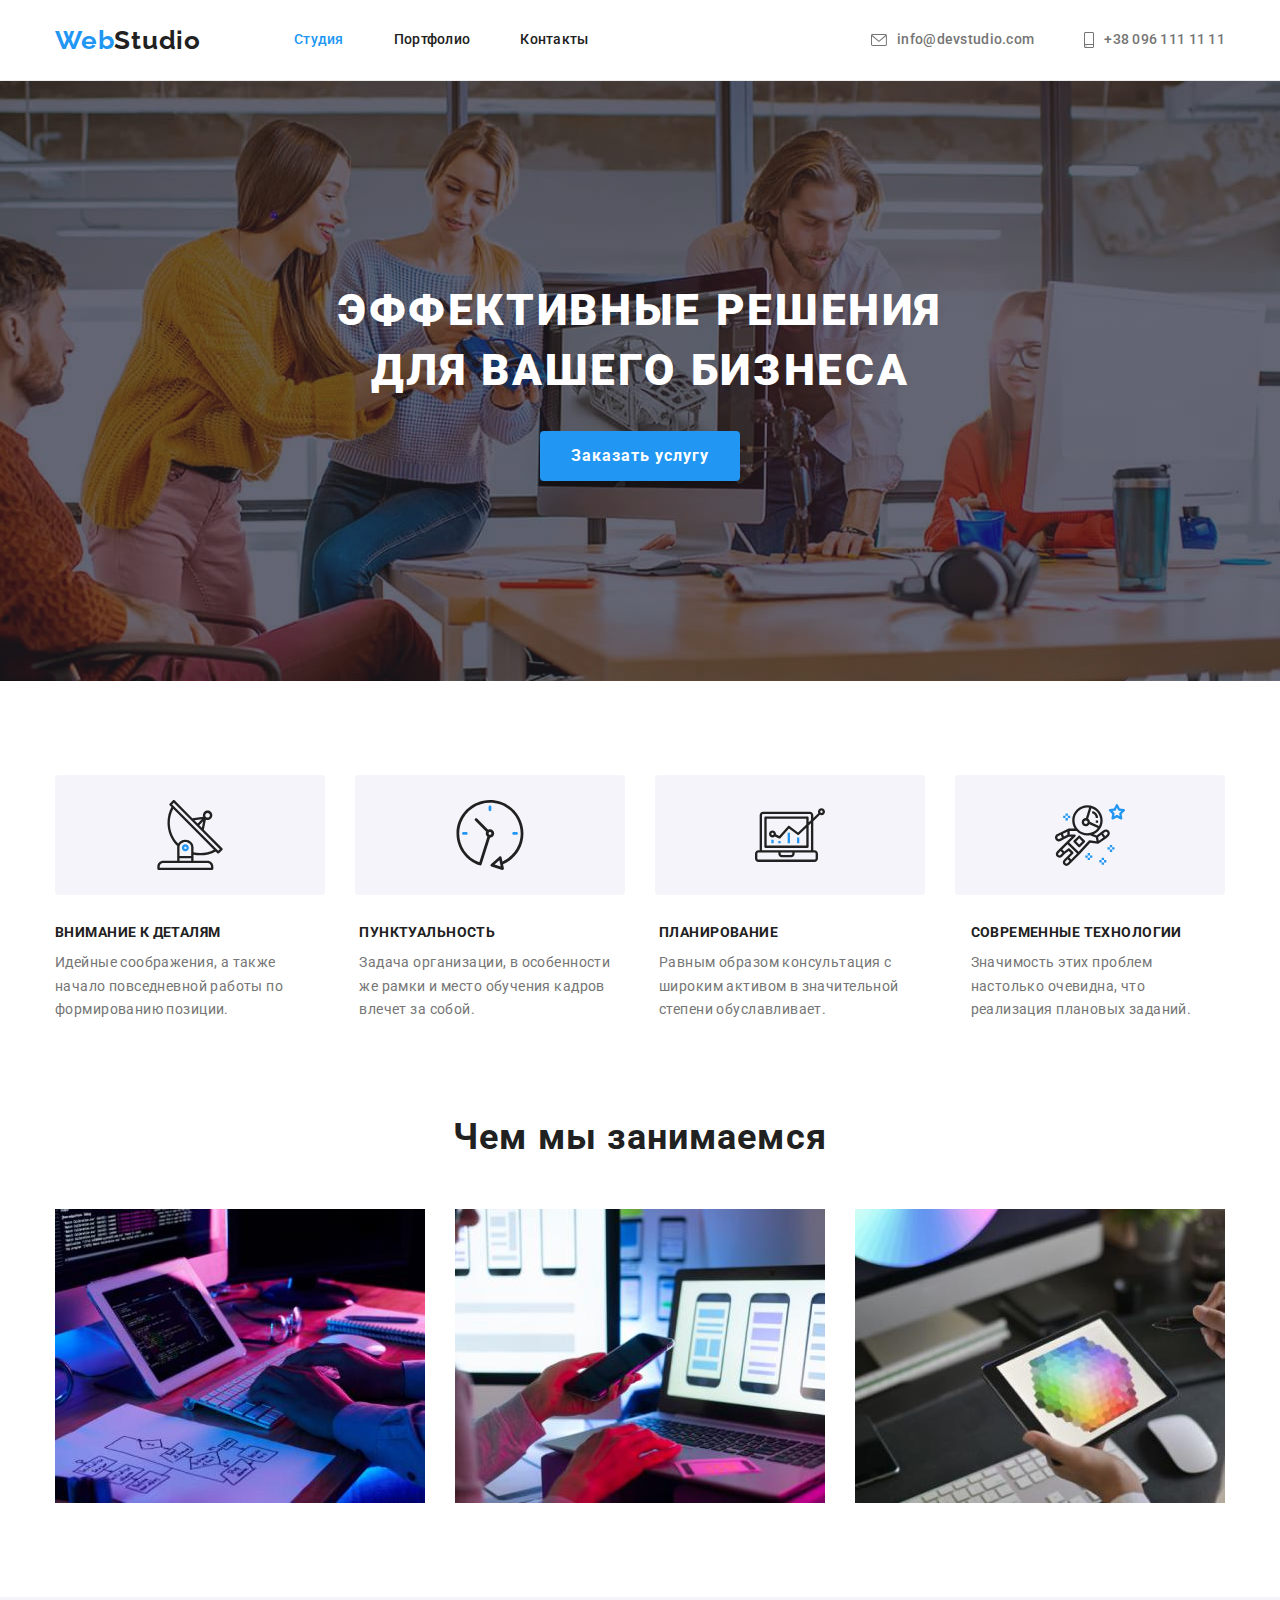
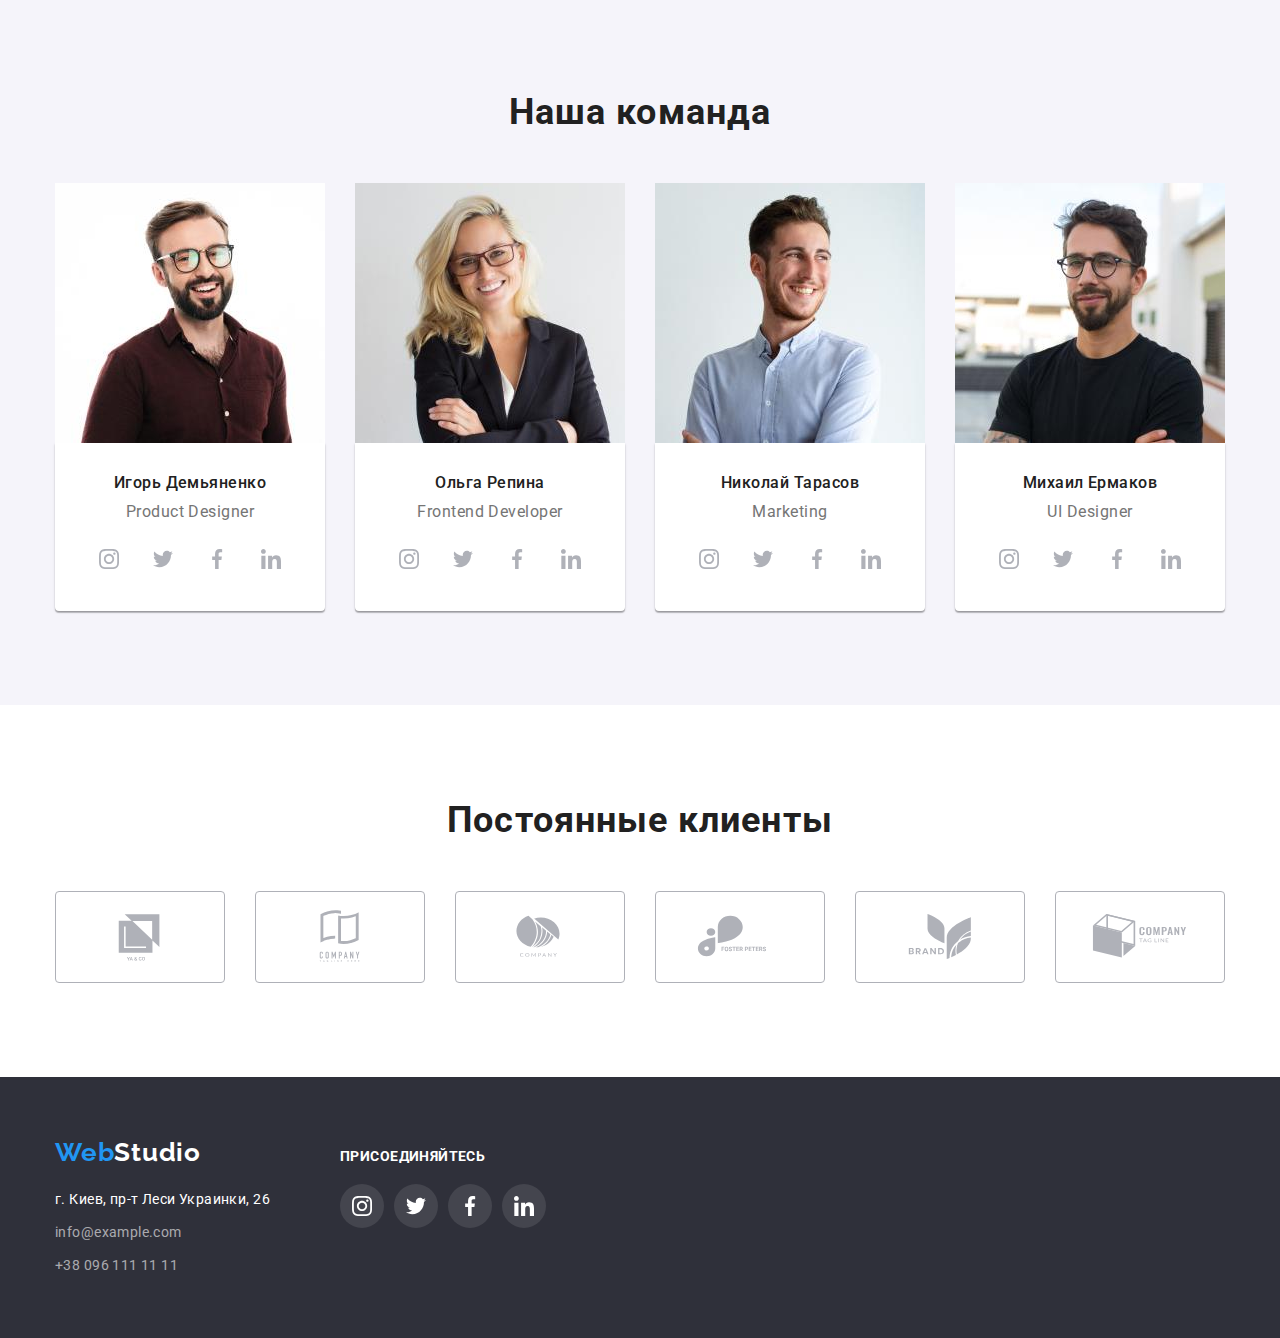
<file: index.html>
<!DOCTYPE html>
<html lang="ru">
<head>
    <meta charset="UTF-8">
    <meta http-equiv="X-UA-Compatible" content="IE=edge">
    <meta name="viewport" content="width=device-width, initial-scale=1.0">
    <title>Document</title> 
    <link rel="preconnect" href="https://fonts.googleapis.com">
    <link rel="preconnect" href="https://fonts.gstatic.com" crossorigin>
    <link href="https://fonts.googleapis.com/css2?family=Raleway:wght@700&family=Roboto:wght@400;500;700;900&display=swap"
      rel="stylesheet">
      <link rel="stylesheet" href="https://cdnjs.cloudflare.com/ajax/libs/modern-normalize/1.1.0/modern-normalize.min.css"
        integrity="sha512-wpPYUAdjBVSE4KJnH1VR1HeZfpl1ub8YT/NKx4PuQ5NmX2tKuGu6U/JRp5y+Y8XG2tV+wKQpNHVUX03MfMFn9Q=="
        crossorigin="anonymous" referrerpolicy="no-referrer" />
    <link rel="stylesheet" href="https://cdnjs.cloudflare.com/ajax/libs/modern-normalize/1.0.0/modern-normalize.min.css" />
    <link rel="stylesheet" href="./css/styles.css">
</head>
<body>
  
  <!-- Header -->
    <header class="header">
      <div class="container nav-container">
        <nav class="header-navigation">
          <a lang="en" class="header-logo" href="">Web<span class="logo-studio" >Studio</span> </a>
                
            <ul class="header-list">
                <li class="header-item">
                  <a class="header-link current" href="./index.html"> Студия</a>
                </li>
                <li class="header-item">
                  <a class="header-link" href="./portfolio.html"> Портфолио</a>
                </li>
                <li class="header-item">
                  <a class="header-link" href="#contact"> Контакты</a>
                </li>
                
            </ul>
        </nav>
        
          <ul class="header-contacts">
            <li class="header-contacts-item">
              <a class="header-contacts-link" href="mailto:info@devstudio.com">
                <svg class="header-contacts-icon" width="16" height="12">
                  <use href="./images/icons.svg#icon-envelope"></use>
                </svg> 
                 info@devstudio.com</a>
            </li>
            <li class="header-contacts-item">
              <a class="header-contacts-link" href="tel:+380961111111">
                <svg class="header-contacts-icon" width="10" height="16">
                  <use href="./images/icons.svg#icon-smartphone"></use>
                </svg>
                +38 096 111 11 11</a>
            </li>
          </ul>
        
      </div>
    </header>
    <main>

    <!-- Hero -->
    
      <section class="hero">
        <div class="container">
        <h1 class="hero-title">Эффективные решения для вашего бизнеса</h1>
        <button class="hero-button" type="button">Заказать услугу</button>
        </div>
      </section>

    

    <!-- About -->

        <section class="section">
          <div class="container">
              <h2 class="visually-hidden">Наши умения</h2>
              <ul class="about-icons-list">                
                <li class="about-icons-item">
                  <a href="" class="about-icons-link">
                    <svg class="about-icons-icon" width="70" height="70">
                      <use href="./images/icons.svg#icon-antenna-1">
                      </use>
                    </svg>
                  </a>
                </li>
                <li class="about-icons-item">
                  <a href="" class="about-icons-link">
                    <svg class="about-icons-icon" width="70" height="70">
                      <use href="./images/icons.svg#icon-clock-1">
                      </use>
                    </svg>
                  </a>
                </li>
                <li class="about-icons-item">
                  <a href="" class="about-icons-link">
                    <svg class="about-icons-icon" width="70" height="70">
                      <use href="./images/icons.svg#icon-diagram-1">
                      </use>
                    </svg>
                  </a>
                </li>
                <li class="about-icons-item">
                  <a href="" class="about-icons-link">
                    <svg class="about-icons-icon" width="70" height="70">
                      <use href="./images/icons.svg#icon-astronaut-1">
                      </use>
                    </svg>
                  </a>
                </li>
              
              </ul>
            <ul class="about-list">
              <li class="about-item">
                
                <h3 class="about-title">Внимание к деталям</h3>
                <p class="about-text">Идейные соображения, а также начало повседневной работы по формированию позиции.</p>
              </li>
              <li class="about-item">
                <h3 class="about-title">Пунктуальность</h3>
                <p class="about-text">Задача организации, в особенности же рамки и место обучения кадров влечет за собой.</p>
              </li>
              <li class="about-item">
                <h3 class="about-title">Планирование</h3>
                <p class="about-text">Равным образом консультация с широким активом в значительной степени обуславливает.</p>
              </li>
              <li class="about-item">
                <h3 class="about-title">Современные технологии</h3>
                <p class="about-text">Значимость этих проблем настолько очевидна, что реализация плановых заданий.</p> 
              </li>
            </ul>
          </div>
        </section>

      <!-- Our works -->

      <section class="section work-section">
        <div class="container">
          <h2 class="works-title">Чем мы занимаемся</h2>
            <ul class="works-list">
                      
              <li class="works-item"><img src="./images/img_work_1.jpg" alt="наша работа1" width="370"></li>
              <li class="works-item"><img src="./images/img_work_2.jpg" alt="наша работа2" width="370"></li>
              <li class="works-item"><img src="./images/img_work_3.jpg" alt="наша работа3" width="370"></li>
            </ul>
        </div>
      </section>

      <!-- Our team -->

      <section class="section team-section">
        <div class="container">
          <h2 class="team-title">Наша команда</h2>
            <ul class="team-list">
              
                <li class="team-item">
                  <img src="./images/img_pd.jpg" alt="Продакт дизайнер" width="270">
                  <div class="crewman-item-bottom">
                    <h3 class="team-name">Игорь Демьяненко</h3>
                    <p class="team-position" lang="en" >Product Designer</p>
                    <ul class="master-social-list" >
                      <li class="master-social-item">
                        <a href="" class="master-social-link">
                          <svg class="master-social-icon" width="20" height="20">
                            <use
                              href="./images/icons.svg#icon-instagram-2">
                            </use>                      
                          </svg>
                        </a>
                      </li>
                      <li class="master-social-item">
                        <a href="" class="master-social-link">
                          <svg class="master-social-icon" width="20" height="20">
                            <use href="./images/icons.svg#icon-twitter-1">
                            </use>
                          </svg>
                        </a>
                      </li>
                      <li class="master-social-item">
                        <a href="" class="master-social-link">
                          <svg class="master-social-icon" width="20" height="20">
                            <use href="./images/icons.svg#icon-facebook-1">
                            </use>
                          </svg>
                        </a>
                      </li>
                      <li class="master-social-item">
                        <a href="" class="master-social-link">
                          <svg class="master-social-icon" width="20" height="20">
                            <use href="./images/icons.svg#icon-linkedin-1">
                            </use>
                          </svg>
                        </a>
                      </li>

                    </ul>
                  </div>
                </li>
              
                <li class="team-item">
                  <img src="./images/img_fd.jpg" alt="Фронтенд дизйнер" width="270">
                  <div class="crewman-item-bottom">
                    <h3 class="team-name">Ольга Репина</h3>
                    <p class="team-position" lang="en" >Frontend Developer</p>
                    <ul class="master-social-list">
                      <li class="master-social-item">
                        <a href="" class="master-social-link">
                          <svg class="master-social-icon" width="20" height="20">
                            <use href="./images/icons.svg#icon-instagram-2">
                            </use>
                          </svg>
                        </a>
                      </li>
                      <li class="master-social-item">
                        <a href="" class="master-social-link">
                          <svg class="master-social-icon" width="20" height="20">
                            <use href="./images/icons.svg#icon-twitter-1">
                            </use>
                          </svg>
                        </a>
                      </li>
                      <li class="master-social-item">
                        <a href="" class="master-social-link">
                          <svg class="master-social-icon" width="20" height="20">
                            <use href="./images/icons.svg#icon-facebook-1">
                            </use>
                          </svg>
                        </a>
                      </li>
                      <li class="master-social-item">
                        <a href="" class="master-social-link">
                          <svg class="master-social-icon" width="20" height="20">
                            <use href="./images/icons.svg#icon-linkedin-1">
                            </use>
                          </svg>
                        </a>
                      </li>
                    
                    </ul>
                  </div>
                </li>
                <li class="team-item">
                  <img src="./images/img_mk.jpg" alt="Маркетинг" width="270">
                  <div class="crewman-item-bottom">
                  <h3 class="team-name">Николай Тарасов</h3>
                  <p class="team-position" lang="en" >Marketing</p>
                  <ul class="master-social-list">
                    <li class="master-social-item">
                      <a href="" class="master-social-link">
                        <svg class="master-social-icon" width="20" height="20">
                          <use href="./images/icons.svg#icon-instagram-2">
                          </use>
                        </svg>
                      </a>
                    </li>
                    <li class="master-social-item">
                      <a href="" class="master-social-link">
                        <svg class="master-social-icon" width="20" height="20">
                          <use href="./images/icons.svg#icon-twitter-1">
                          </use>
                        </svg>
                      </a>
                    </li>
                    <li class="master-social-item">
                      <a href="" class="master-social-link">
                        <svg class="master-social-icon" width="20" height="20">
                          <use href="./images/icons.svg#icon-facebook-1">
                          </use>
                        </svg>
                      </a>
                    </li>
                    <li class="master-social-item">
                      <a href="" class="master-social-link">
                        <svg class="master-social-icon" width="20" height="20">
                          <use href="./images/icons.svg#icon-linkedin-1">
                          </use>
                        </svg>
                      </a>
                    </li>
                  
                  </ul>
                  </div>
                </li>
                <li class="team-item">
                  <img src="./images/img_ui.jpg" alt="Интерфейс дизайнер" width="270">
                  <div class="crewman-item-bottom">
                    <h3 class="team-name">Михаил Ермаков</h3>
                    <p class="team-position" lang="en" >UI Designer</p>
                    <ul class="master-social-list">
                      <li class="master-social-item">
                        <a href="" class="master-social-link">
                          <svg class="master-social-icon" width="20" height="20">
                            <use href="./images/icons.svg#icon-instagram-2">
                            </use>
                          </svg>
                        </a>
                      </li>
                      <li class="master-social-item">
                        <a href="" class="master-social-link">
                          <svg class="master-social-icon" width="20" height="20">
                            <use href="./images/icons.svg#icon-twitter-1">
                            </use>
                          </svg>
                        </a>
                      </li>
                      <li class="master-social-item">
                        <a href="" class="master-social-link">
                          <svg class="master-social-icon" width="20" height="20">
                            <use href="./images/icons.svg#icon-facebook-1">
                            </use>
                          </svg>
                        </a>
                      </li>
                      <li class="master-social-item">
                        <a href="" class="master-social-link">
                          <svg class="master-social-icon" width="20" height="20">
                            <use href="./images/icons.svg#icon-linkedin-1">
                            </use>
                          </svg>
                        </a>
                      </li>
                    
                    </ul>
                  </div>
                </li>
            
            </ul>
        </div>
      </section>
      <section class="section">
        <div class="container">
          <h2 class="customers-title">Постоянные клиенты</h2>
          <ul class="customers-list">
            <li class="customers-item">
              <a href="" class="customers-link">
                <svg class="customers-icon" width="106" height="60">
                  <use href="./images/icons.svg#icon-Logo-1">
                  </use>
                </svg>
              </a>
            </li>
            <li class="customers-item">
              <a href="" class="customers-link">
                <svg class="customers-icon" width="106" height="60">
                  <use href="./images/icons.svg#icon-Logo-2">
                  </use>
                </svg>
              </a>
            </li>
            <li class="customers-item">
              <a href="" class="customers-link">
                <svg class="customers-icon" width="106" height="60">
                  <use href="./images/icons.svg#icon-Logo-3">
                  </use>
                </svg>
              </a>
            </li>            
            <li class="customers-item">
              <a href="" class="customers-link">
                <svg class="customers-icon" width="106" height="60">
                  <use href="./images/icons.svg#icon-Logo-4">
                  </use>
                </svg>
              </a>
            </li>
            <li class="customers-item">
              <a href="" class="customers-link">
                <svg class="customers-icon" width="106" height="60">
                  <use href="./images/icons.svg#icon-Logo-5">
                  </use>
                </svg>
              </a>
            </li>
            <li class="customers-item">
              <a href="" class="customers-link">
                <svg class="customers-icon" width="106" height="60">
                  <use href="./images/icons.svg#icon-Logo-6">
                  </use>
                </svg>
              </a>
            </li>
          
          </ul>
        </div>
      </section>
      </main>
      <!-- Footer -->
        <footer class="footer" id="contact" >
          <div class="container footer-container">
            <div class="address-box">
              <a lang="en" class="footer-logo" href="">Web<span class="footer-logo-studio">Studio</span></a>
              
              <address class="footer-address">
                <ul class="footer-contacts">
                  <li class="footer-contacts-item" >
                    <a class="footer-map"
                      href="https://goo.gl/maps/VZ49UgYhJQWMEwJX7" target="_blank" rel="noopener noreferrer">г. Киев, пр-т Леси Украинки, 26
                    </a>
                  </li>
                  <li class="footer-contacts-item" ><a class="footer-mail" href="mailto:info@example.com">info@example.com</a></li>
                  <li class="footer-contacts-item" ><a class="footer-tel" href="tel:+380961111111">+38 096 111 11 11</a></li>
                </ul>
              </address>  
            </div>
            <div class="social-box">
              <h3 class="social-title">ПРИСОЕДИНЯЙТЕСЬ</h3>
              <ul class="footer-social-list">
                <li class="footer-social-item">
                  <a href="" class="footer-social-link">
                    <svg class="footer-social-icon" width="20" height="20">
                      <use href="./images/icons.svg#icon-instagram-2">
                      </use>
                    </svg>
                  </a>
                </li>
                <li class="footer-social-item">
                  <a href="" class="footer-social-link">
                    <svg class="footer-social-icon" width="20" height="20">
                      <use href="./images/icons.svg#icon-twitter-1">
                      </use>
                    </svg>
                  </a>
                </li>
                <li class="footer-social-item">
                  <a href="" class="footer-social-link">
                    <svg class="footer-social-icon" width="20" height="20">
                      <use href="./images/icons.svg#icon-facebook-1">
                      </use>
                    </svg>
                  </a>
                </li>
                <li class="footer-social-item">
                  <a href="" class="footer-social-link">
                    <svg class="footer-social-icon" width="20" height="20">
                      <use href="./images/icons.svg#icon-linkedin-1">
                      </use>
                    </svg>
                  </a>
                </li>              
              </ul>
            </div>
          </div>
          
        </footer>

      
</body>
</html>
</file>
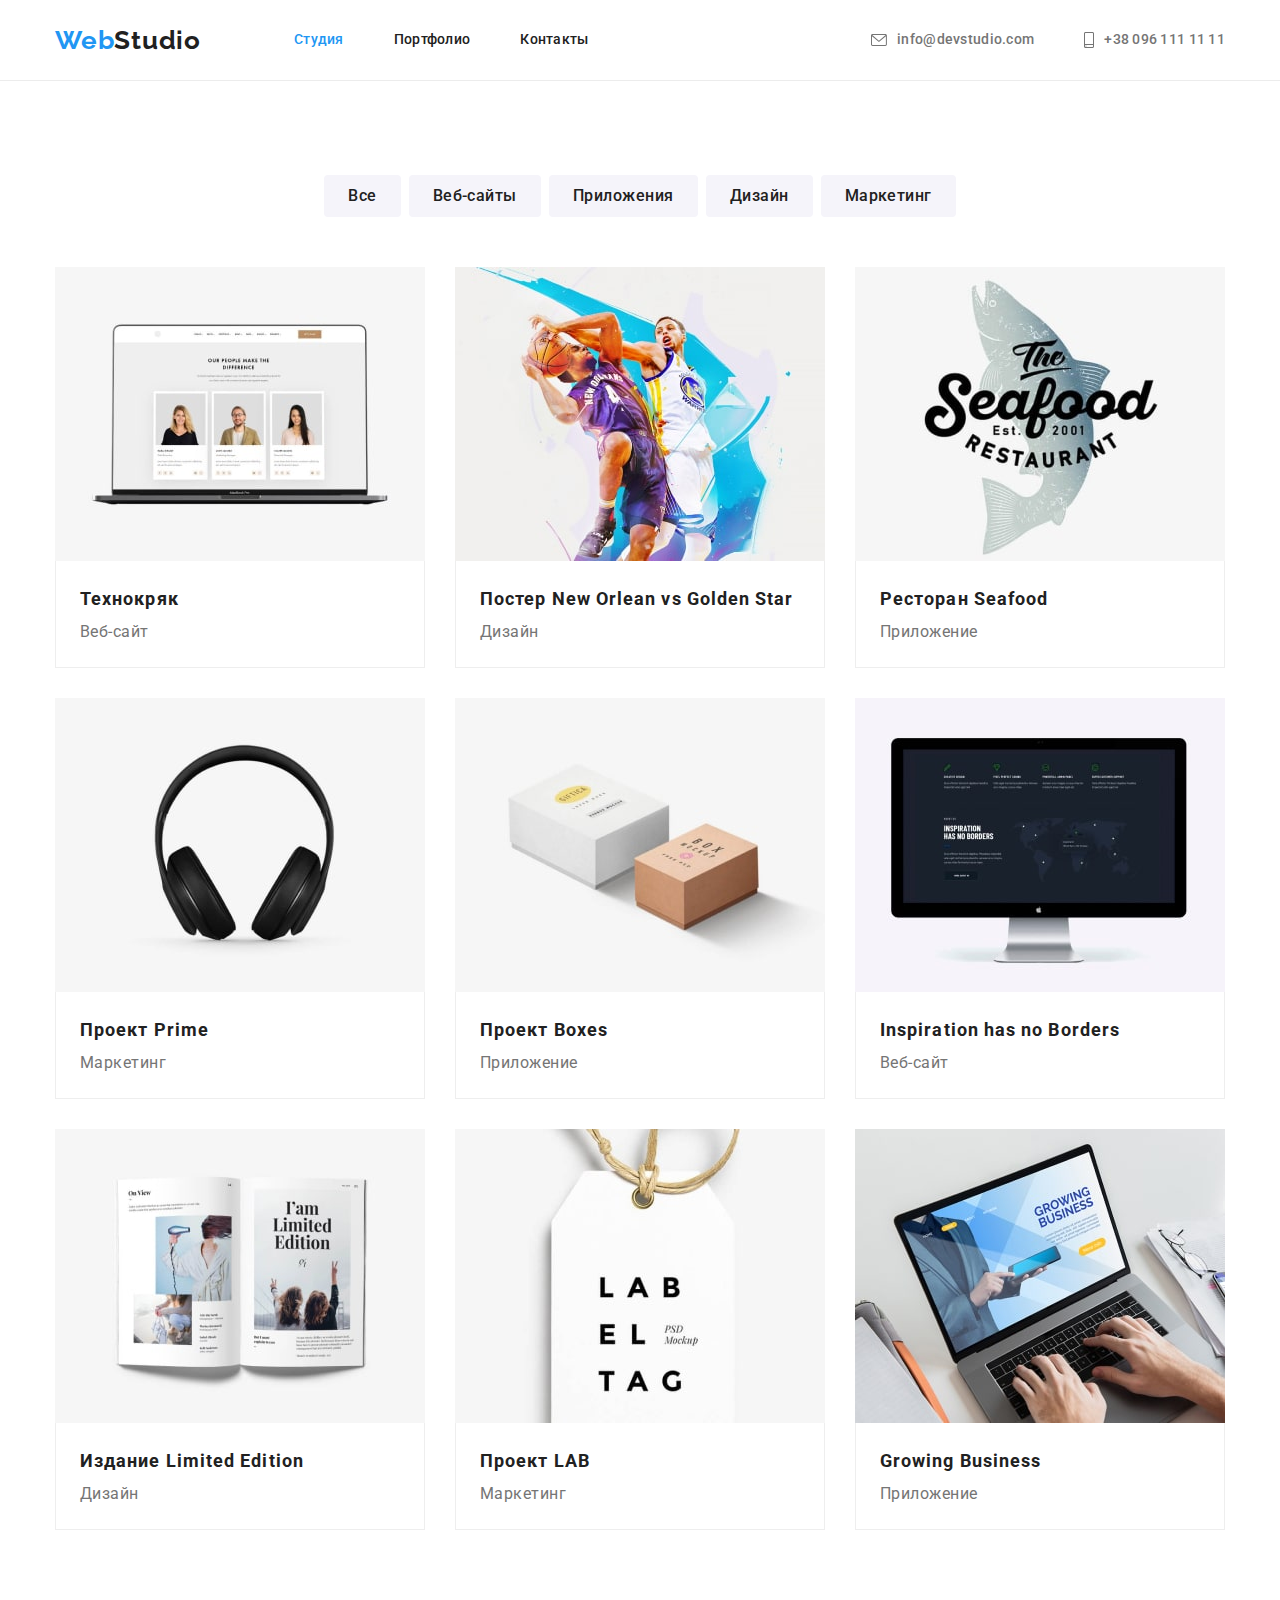
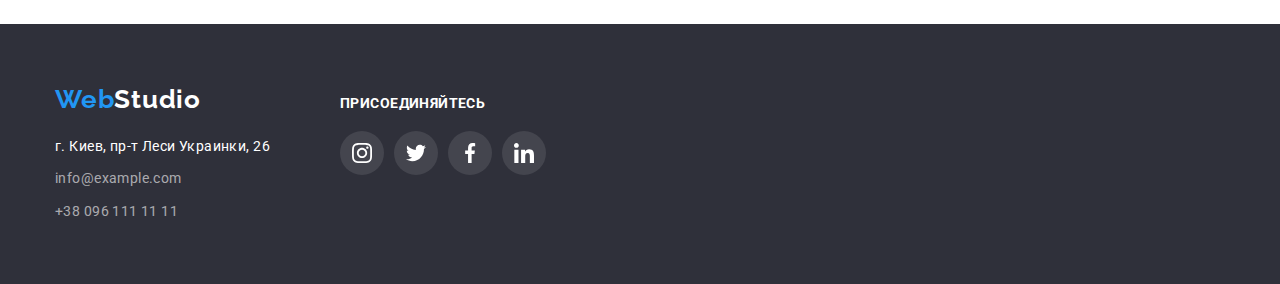
<file: portfolio.html>
<!DOCTYPE html>
<html lang="ru">

<head>
    <meta charset="UTF-8">
    <meta http-equiv="X-UA-Compatible" content="IE=edge">
    <meta name="viewport" content="width=device-width, initial-scale=1.0">
    <title>Document</title>    
    <link rel="preconnect" href="https://fonts.googleapis.com">
    <link rel="preconnect" href="https://fonts.gstatic.com" crossorigin>
    <link
        href="https://fonts.googleapis.com/css2?family=Raleway:wght@700&family=Roboto:wght@400;500;700;900&display=swap"
        rel="stylesheet">
        <link rel="stylesheet" href="https://cdnjs.cloudflare.com/ajax/libs/modern-normalize/1.1.0/modern-normalize.min.css"
            integrity="sha512-wpPYUAdjBVSE4KJnH1VR1HeZfpl1ub8YT/NKx4PuQ5NmX2tKuGu6U/JRp5y+Y8XG2tV+wKQpNHVUX03MfMFn9Q=="
            crossorigin="anonymous" referrerpolicy="no-referrer" />
    <link rel="stylesheet" href="https://cdnjs.cloudflare.com/ajax/libs/modern-normalize/1.0.0/modern-normalize.min.css" />
    <link rel="stylesheet" href="./css/styles.css">
</head>
<body>
    <!-- Header -->
    <header class="header">
        <div class="container nav-container">
            <nav class="header-navigation">
                <a lang="en" class="header-logo" href="">Web<span class="logo-studio">Studio</span> </a>
    
                <ul class="header-list">
                    <li class="header-item">
                        <a class="header-link current" href="./index.html"> Студия</a>
                    </li>
                    <li class="header-item">
                        <a class="header-link" href="./portfolio.html"> Портфолио</a>
                    </li>
                    <li class="header-item">
                        <a class="header-link" href="#contact"> Контакты</a>
                    </li>
    
                </ul>
            </nav>
    
            <ul class="header-contacts">
                <li class="header-contacts-item">
                    <a class="header-contacts-link" href="mailto:info@devstudio.com">
                        <svg class="header-contacts-icon" width="16" height="12">
                            <use href="./images/icons.svg#icon-envelope"></use>
                        </svg>
                        info@devstudio.com</a>
                </li>
                <li class="header-contacts-item">
                    <a class="header-contacts-link" href="tel:+380961111111">
                        <svg class="header-contacts-icon" width="10" height="16">
                            <use href="./images/icons.svg#icon-smartphone"></use>
                        </svg>
                        +38 096 111 11 11</a>
                </li>
            </ul>
    
        </div>
    </header>
    <main>

        <!-- Navigation -->
        <section class="section">
            <div class="container">
                <h1 class="visually-hidden">Навигация по сайту</h1>
                <ul class="navigation-list">
                    <li class="navigation-item"><button class="navigation-button" type="button">Все</button></li>
                    <li class="navigation-item"><button class="navigation-button" type="button">Веб-сайты</button></li>
                    <li class="navigation-item"><button class="navigation-button" type="button">Приложения</button></li>
                    <li class="navigation-item"><button class="navigation-button" type="button">Дизайн</button></li>
                    <li class="navigation-item"><button class="navigation-button" type="button">Маркетинг</button></li>
                </ul>
                <ul class="offers-list">
                    <li class="offers-item">
                        <a class="offers-link" href="">
                            <img src="./images/img1-min.jpg" alt="Технокряк" width="370">
                            <div class="offers-item-bottom">
                                <h2 class="offers-title">Технокряк</h2>
                                <p class="offers-text">Веб-сайт</p>
                            </div>
                        </a>
                    </li>
                    <li class="offers-item">
                        <a class="offers-link" href="">
                            <img src="./images/img2-min.jpg" alt="Постер New Orlean vs Golden Star" width="370">
                            <div class="offers-item-bottom">
                                <h2 class="offers-title">Постер New Orlean vs Golden Star</h2>
                                <p class="offers-text">Дизайн</p>
                            </div>
                        </a>
                    </li>
                    <li class="offers-item">
                        <a class="offers-link" href="">
                            <img src="./images/img3-min.jpg" alt="Ресторан Seafood" width="370">
                            <div class="offers-item-bottom">
                                <h2 class="offers-title">Ресторан Seafood</h2>
                                <p class="offers-text">Приложение</p>
                            </div>
                        </a>
                    </li>
                    <li class="offers-item">
                        <a class="offers-link" href="">
                            <img src="./images/img4-min.jpg" alt="Проект Prime" width="370">
                            <div class="offers-item-bottom">
                                <h2 class="offers-title">Проект Prime</h2>
                                <p class="offers-text">Маркетинг</p>
                            </div>
                        </a>
                    </li>
                    <li class="offers-item">
                        <a class="offers-link" href="">
                            <img src="./images/img5-min.jpg" alt="Проект Boxes" width="370">
                            <div class="offers-item-bottom">
                                <h2 class="offers-title">Проект Boxes</h2>
                                <p class="offers-text">Приложение</p>
                            </div>
                        </a>
                    </li>
                    <li class="offers-item">
                        <a class="offers-link" href="">
                            <img src="./images/img6-min.jpg" alt="Inspiration has no Borders" width="370">
                            <div class="offers-item-bottom">
                                <h2 class="offers-title">Inspiration has no Borders</h2>
                                <p class="offers-text">Веб-сайт</p>
                            </div>
                        </a>
                    </li>
                    <li class="offers-item">
                        <a class="offers-link" href="">
                            <img src="./images/img7-min.jpg" alt="Издание Limited Edition" width="370">
                            <div class="offers-item-bottom">
                                <h2 class="offers-title">Издание Limited Edition</h2>
                                <p class="offers-text">Дизайн</p>
                            </div>
                        </a>
                    </li>
                    <li class="offers-item">
                        <a class="offers-link" href="">
                            <img src="./images/img8-min.jpg" alt="Проект LAB" width="370">
                            <div class="offers-item-bottom">
                                <h2 class="offers-title">Проект LAB</h2>
                                <p class="offers-text">Маркетинг</p>
                            </div>
                        </a>
                    </li>
                    <li class="offers-item">
                        <a class="offers-link" href="">
                            <img src="./images/img9-min.jpg" alt="Growing Business" width="370">
                            <div class="offers-item-bottom">
                                <h2 class="offers-title">Growing Business</h2>
                                <p class="offers-text">Приложение</p>
                            </div>
                        </a>
                    </li>
                </ul>
            </div>
        </section>

        <!-- Items -->
       
    </main>

    <!-- Footer -->
    <footer class="footer" id="contact">
        <div class="container footer-container">
            <div class="address-box">
                <a lang="en" class="footer-logo" href="">Web<span class="footer-logo-studio">Studio</span></a>
    
                <address class="footer-address">
                    <ul class="footer-contacts">
                        <li class="footer-contacts-item">
                            <a class="footer-map" href="https://goo.gl/maps/VZ49UgYhJQWMEwJX7" target="_blank"
                                rel="noopener noreferrer">г. Киев, пр-т Леси Украинки, 26
                            </a>
                        </li>
                        <li class="footer-contacts-item"><a class="footer-mail"
                                href="mailto:info@example.com">info@example.com</a></li>
                        <li class="footer-contacts-item"><a class="footer-tel" href="tel:+380961111111">+38 096 111 11
                                11</a></li>
                    </ul>
                </address>
            </div>
            <div class="social-box">
                <h3 class="social-title">ПРИСОЕДИНЯЙТЕСЬ</h3>
                <ul class="footer-social-list">
                    <li class="footer-social-item">
                        <a href="" class="footer-social-link">
                            <svg class="footer-social-icon" width="20" height="20">
                                <use href="./images/icons.svg#icon-instagram-2">
                                </use>
                            </svg>
                        </a>
                    </li>
                    <li class="footer-social-item">
                        <a href="" class="footer-social-link">
                            <svg class="footer-social-icon" width="20" height="20">
                                <use href="./images/icons.svg#icon-twitter-1">
                                </use>
                            </svg>
                        </a>
                    </li>
                    <li class="footer-social-item">
                        <a href="" class="footer-social-link">
                            <svg class="footer-social-icon" width="20" height="20">
                                <use href="./images/icons.svg#icon-facebook-1">
                                </use>
                            </svg>
                        </a>
                    </li>
                    <li class="footer-social-item">
                        <a href="" class="footer-social-link">
                            <svg class="footer-social-icon" width="20" height="20">
                                <use href="./images/icons.svg#icon-linkedin-1">
                                </use>
                            </svg>
                        </a>
                    </li>
                </ul>
            </div>
        </div>
    
    </footer>
</body>
</html>
</file>
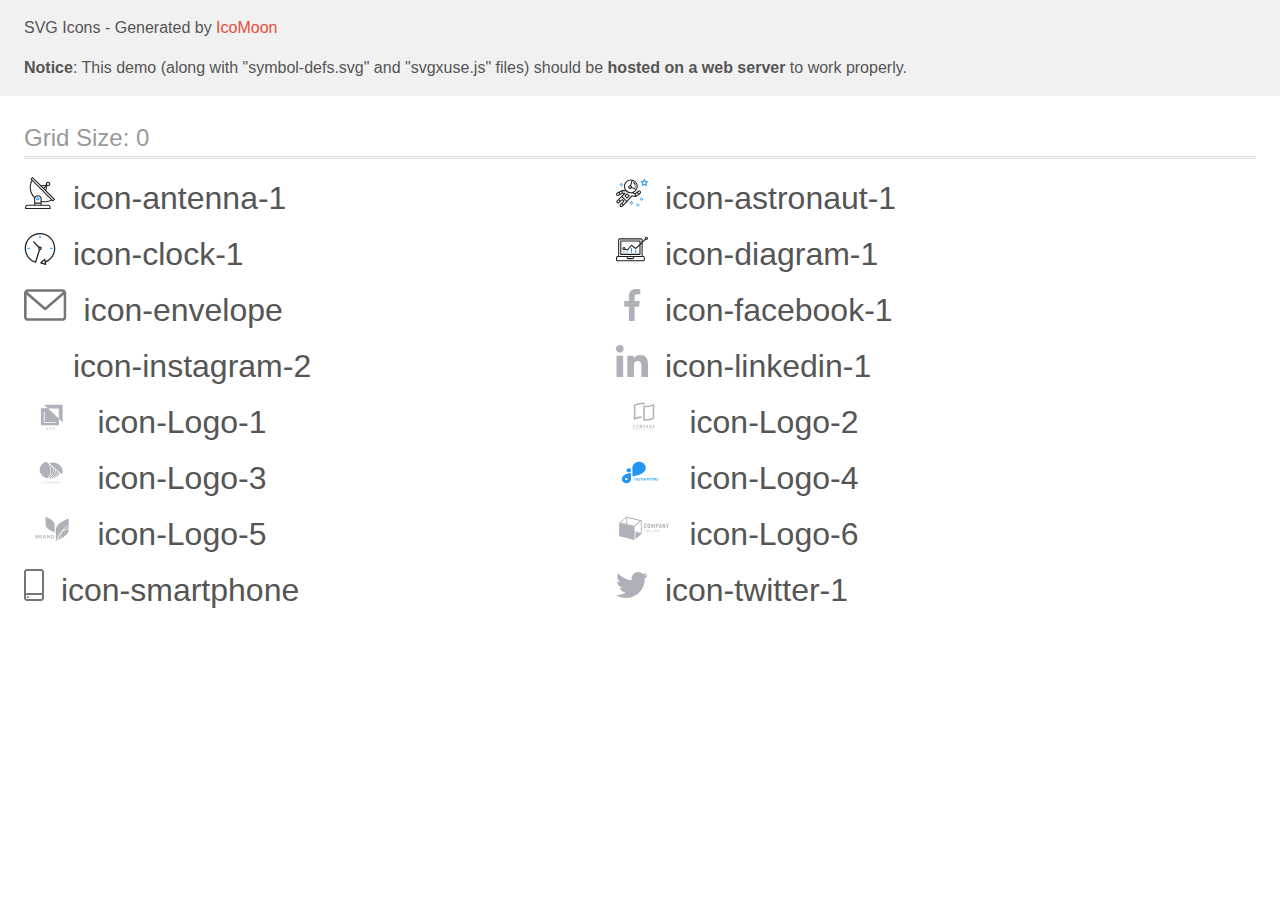
<file: images/1/demo-external-svg.html>
<!doctype html>
<html>
<head>
    <title>IcoMoon - SVG Icons</title>
    <meta charset="utf-8">
    <meta name="viewport" content="width=device-width, initial-scale=1">
    <link rel="stylesheet" href="demo-files/demo.css">
    <link rel="stylesheet" href="style.css">
</head>
<body>
<header class="bgc1 clearfix">
<div class="mhl">
    <p>SVG Icons - Generated by <a href="https://icomoon.io/app">IcoMoon</a></p><p><strong>Notice</strong>: This demo (along with "symbol-defs.svg" and "svgxuse.js" files) should be <b>hosted on a web server</b> to work properly.</p>
</div>
</header>
    <div class="clearfix mhl ptl">
        <h1 class="mvm mtn fgc1">Grid Size: 0</h1>
        <div class="glyph fs1">
            <div class="clearfix pbs">
                <svg class="icon icon-antenna-1"><use xlink:href="symbol-defs.svg#icon-antenna-1"></use></svg><span class="name"> icon-antenna-1</span>
            </div>
        </div>
        <div class="glyph fs1">
            <div class="clearfix pbs">
                <svg class="icon icon-astronaut-1"><use xlink:href="symbol-defs.svg#icon-astronaut-1"></use></svg><span class="name"> icon-astronaut-1</span>
            </div>
        </div>
        <div class="glyph fs1">
            <div class="clearfix pbs">
                <svg class="icon icon-clock-1"><use xlink:href="symbol-defs.svg#icon-clock-1"></use></svg><span class="name"> icon-clock-1</span>
            </div>
        </div>
        <div class="glyph fs1">
            <div class="clearfix pbs">
                <svg class="icon icon-diagram-1"><use xlink:href="symbol-defs.svg#icon-diagram-1"></use></svg><span class="name"> icon-diagram-1</span>
            </div>
        </div>
        <div class="glyph fs1">
            <div class="clearfix pbs">
                <svg class="icon icon-envelope"><use xlink:href="symbol-defs.svg#icon-envelope"></use></svg><span class="name"> icon-envelope</span>
            </div>
        </div>
        <div class="glyph fs1">
            <div class="clearfix pbs">
                <svg class="icon icon-facebook-1"><use xlink:href="symbol-defs.svg#icon-facebook-1"></use></svg><span class="name"> icon-facebook-1</span>
            </div>
        </div>
        <div class="glyph fs1">
            <div class="clearfix pbs">
                <svg class="icon icon-instagram-2"><use xlink:href="symbol-defs.svg#icon-instagram-2"></use></svg><span class="name"> icon-instagram-2</span>
            </div>
        </div>
        <div class="glyph fs1">
            <div class="clearfix pbs">
                <svg class="icon icon-linkedin-1"><use xlink:href="symbol-defs.svg#icon-linkedin-1"></use></svg><span class="name"> icon-linkedin-1</span>
            </div>
        </div>
        <div class="glyph fs1">
            <div class="clearfix pbs">
                <svg class="icon icon-Logo-1"><use xlink:href="symbol-defs.svg#icon-Logo-1"></use></svg><span class="name"> icon-Logo-1</span>
            </div>
        </div>
        <div class="glyph fs1">
            <div class="clearfix pbs">
                <svg class="icon icon-Logo-2"><use xlink:href="symbol-defs.svg#icon-Logo-2"></use></svg><span class="name"> icon-Logo-2</span>
            </div>
        </div>
        <div class="glyph fs1">
            <div class="clearfix pbs">
                <svg class="icon icon-Logo-3"><use xlink:href="symbol-defs.svg#icon-Logo-3"></use></svg><span class="name"> icon-Logo-3</span>
            </div>
        </div>
        <div class="glyph fs1">
            <div class="clearfix pbs">
                <svg class="icon icon-Logo-4"><use xlink:href="symbol-defs.svg#icon-Logo-4"></use></svg><span class="name"> icon-Logo-4</span>
            </div>
        </div>
        <div class="glyph fs1">
            <div class="clearfix pbs">
                <svg class="icon icon-Logo-5"><use xlink:href="symbol-defs.svg#icon-Logo-5"></use></svg><span class="name"> icon-Logo-5</span>
            </div>
        </div>
        <div class="glyph fs1">
            <div class="clearfix pbs">
                <svg class="icon icon-Logo-6"><use xlink:href="symbol-defs.svg#icon-Logo-6"></use></svg><span class="name"> icon-Logo-6</span>
            </div>
        </div>
        <div class="glyph fs1">
            <div class="clearfix pbs">
                <svg class="icon icon-smartphone"><use xlink:href="symbol-defs.svg#icon-smartphone"></use></svg><span class="name"> icon-smartphone</span>
            </div>
        </div>
        <div class="glyph fs1">
            <div class="clearfix pbs">
                <svg class="icon icon-twitter-1"><use xlink:href="symbol-defs.svg#icon-twitter-1"></use></svg><span class="name"> icon-twitter-1</span>
            </div>
        </div>
  </div>
<script defer src="svgxuse.js"></script>
</body>
</html>
</file>
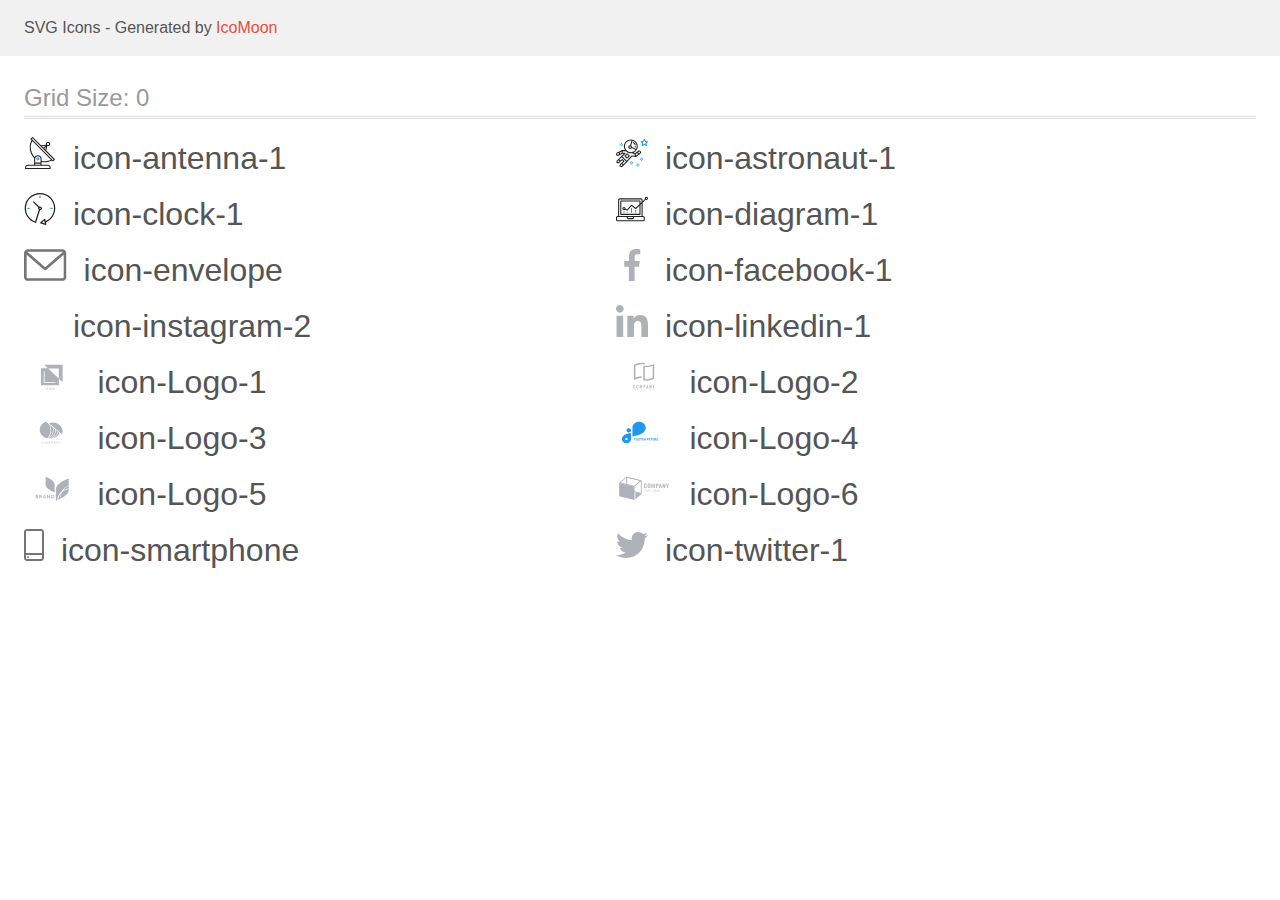
<file: images/1/demo.html>
<!doctype html>
<html>
<head>
    <title>IcoMoon - SVG Icons</title>
    <meta charset="utf-8">
    <meta name="viewport" content="width=device-width, initial-scale=1">
    <link rel="stylesheet" href="demo-files/demo.css">
    <link rel="stylesheet" href="style.css">
</head>
<body>
<svg aria-hidden="true" style="position: absolute; width: 0; height: 0; overflow: hidden;" version="1.1" xmlns="http://www.w3.org/2000/svg" xmlns:xlink="http://www.w3.org/1999/xlink">
<defs>
<symbol id="icon-antenna-1" viewBox="0 0 32 32">
<path fill="#212121" style="fill: var(--color1, #212121)" d="M30.773 22.098l-8.443-8.505 0.937-4.616c0.225 0.090 0.485 0.144 0.758 0.146h0.007c0.008 0 0.017 0 0.026 0 1.192 0 2.159-0.967 2.159-2.159s-0.967-2.159-2.159-2.159c-1.192 0-2.159 0.967-2.159 2.159 0 0.259 0.046 0.508 0.13 0.739l-0.005-0.015-4.96 0.606-8.091-8.133c-0.096-0.098-0.229-0.159-0.376-0.16h-0c-0.14 0.001-0.274 0.057-0.373 0.155l-1.512 1.504c-0.096 0.097-0.156 0.23-0.156 0.377s0.060 0.281 0.156 0.377v0l0.814 0.825c-1.143 2.062-1.816 4.522-1.816 7.139 0 4.106 1.656 7.824 4.336 10.525l-0.001-0.001c0.043 0.041 0.092 0.074 0.146 0.097-0.032 0.164-0.051 0.353-0.052 0.546v6.188h-6.4c-1.472 0.001-2.666 1.194-2.667 2.666v1.067c0 0.295 0.239 0.534 0.534 0.534h24.534c0.294 0 0.533-0.239 0.533-0.534v-1.067c-0.002-1.472-1.195-2.665-2.666-2.666h-6.4v-2.742c1.003 0.21 2.024 0.317 3.049 0.32 2.58-0.003 5.005-0.663 7.117-1.822l-0.077 0.039 0.818 0.823c0.099 0.101 0.235 0.159 0.376 0.16 0.14-0.001 0.274-0.057 0.373-0.155l1.512-1.504c0.096-0.097 0.156-0.23 0.156-0.377s-0.060-0.281-0.156-0.377v0zM23.28 6.233c0.193-0.192 0.459-0.31 0.752-0.31 0.589 0 1.067 0.478 1.067 1.066s-0.477 1.066-1.067 1.066c-0 0-0 0-0 0h-0.004c-0.587-0.003-1.061-0.479-1.061-1.066 0-0.295 0.12-0.563 0.314-0.756l0-0h-0.002zM22.024 9.737l-0.598 2.946-1.175-1.183 1.774-1.763zM21.419 8.835l-1.92 1.909-1.486-1.493 3.406-0.416zM24.004 28.8c0.884 0 1.6 0.716 1.6 1.6v0 0.534h-23.466v-0.534c0-0.884 0.716-1.6 1.6-1.6v0h20.267zM16.538 26.666v1.067h-5.334v-1.067h5.334zM11.204 25.6v-4.053c0-1.294 1.196-2.346 2.667-2.346s2.667 1.053 2.667 2.346v4.053h-5.334zM17.604 23.904v-2.357c0-1.882-1.675-3.413-3.733-3.413-0.017-0-0.038-0-0.058-0-1.353 0-2.54 0.707-3.213 1.771l-0.009 0.016c-2.36-2.482-3.812-5.846-3.812-9.55 0-2.314 0.567-4.496 1.569-6.414l-0.036 0.077 18.602 18.709c-1.823 0.947-3.979 1.502-6.266 1.502-1.079 0-2.128-0.124-3.136-0.357l0.093 0.018zM28.893 23.22l-21.057-21.181 0.754-0.752 7.935 7.98c0.004 0 0.006 0.007 0.010 0.010l13.114 13.191-0.757 0.752z"></path>
<path fill="#2196f3" style="fill: var(--color2, #2196f3)" d="M13.876 20.267h-0.005c-0.001 0-0.002 0-0.002 0-0.884 0-1.6 0.716-1.6 1.6s0.715 1.599 1.597 1.6h0.005c0.001 0 0.001 0 0.002 0 0.884 0 1.6-0.716 1.6-1.6s-0.715-1.599-1.598-1.6h-0zM14.249 22.245c-0.096 0.096-0.229 0.155-0.376 0.155-0.295 0-0.534-0.239-0.534-0.534s0.238-0.533 0.532-0.533h0c0.293 0.001 0.531 0.239 0.531 0.533 0 0.148-0.060 0.282-0.157 0.378l-0 0h0.005z"></path>
</symbol>
<symbol id="icon-astronaut-1" viewBox="0 0 32 32">
<path fill="#2196f3" style="fill: var(--color2, #2196f3)" d="M31.974 4.524c-0.064-0.191-0.227-0.332-0.427-0.362l-0.003-0-1.911-0.278-0.855-1.731c-0.179-0.365-0.777-0.365-0.956 0l-0.855 1.731-1.911 0.278c-0.26 0.039-0.457 0.26-0.457 0.528 0 0.15 0.062 0.285 0.161 0.382l1.383 1.348-0.326 1.903c-0.034 0.2 0.048 0.402 0.212 0.522 0.166 0.12 0.383 0.135 0.562 0.040l1.709-0.899 1.709 0.899c0.072 0.038 0.157 0.061 0.247 0.061 0.295 0 0.534-0.239 0.534-0.534 0-0.031-0.003-0.062-0.008-0.092l0 0.003-0.326-1.903 1.383-1.348c0.099-0.097 0.161-0.233 0.161-0.382 0-0.059-0.009-0.115-0.027-0.168l0.001 0.004zM29.511 5.851c-0.126 0.122-0.183 0.299-0.153 0.472l0.191 1.114-1-0.526c-0.072-0.039-0.158-0.062-0.249-0.062s-0.177 0.023-0.252 0.063l0.003-0.001-1 0.526 0.191-1.114c0.005-0.027 0.008-0.059 0.008-0.091 0-0.149-0.061-0.285-0.16-0.381l-0-0-0.811-0.79 1.119-0.162c0.174-0.025 0.324-0.134 0.402-0.292l0.5-1.013 0.5 1.013c0.078 0.158 0.228 0.267 0.402 0.292l1.119 0.162-0.809 0.79zM26.134 20.522h-1.067v1.067h1.067v-1.067zM26.134 22.656h-1.067v1.066h1.067v-1.066zM27.2 21.589h-1.067v1.067h1.067v-1.067zM25.067 21.589h-1.067v1.067h1.067v-1.067zM22.4 26.389h-1.067v1.067h1.067v-1.067zM22.4 28.523h-1.067v1.067h1.067v-1.067zM23.467 27.456h-1.067v1.067h1.067v-1.067zM21.334 27.456h-1.067v1.067h1.067v-1.067zM16 24.256h-1.066v1.067h1.066v-1.067zM16 26.389h-1.066v1.067h1.066v-1.067zM17.067 25.322h-1.067v1.067h1.067v-1.067zM14.934 25.322h-1.067v1.067h1.067v-1.067zM5.867 6.122h-1.066v1.066h1.066v-1.066zM5.867 8.256h-1.066v1.066h1.066v-1.066zM6.933 7.189h-1.067v1.067h1.066v-1.067zM4.8 7.189h-1.067v1.067h1.067v-1.067z"></path>
<path fill="#212121" style="fill: var(--color1, #212121)" d="M24.715 14.16c-0.28-0.376-0.698-0.636-1.179-0.703l-0.009-0.001c-0.076-0.012-0.164-0.018-0.254-0.018-0.411 0-0.789 0.139-1.090 0.373l0.004-0.003-1.253 0.96-1.898 1.417-1.358-0.541c2.421-1.086 4.113-3.508 4.113-6.32 0-3.823-3.122-6.934-6.961-6.934s-6.961 3.11-6.961 6.934c0 1.386 0.415 2.674 1.12 3.759l-2.768-0.024c-0.009 0-0.016 0.005-0.023 0.005-0.057 0.003-0.11 0.014-0.159 0.033l0.004-0.001c-0.013 0.005-0.026 0.007-0.038 0.013-0.006 0.003-0.013 0.003-0.019 0.006l-3.233 1.596c-0 0-0.001 0-0.001 0.001l-1.893 0.91c-0.024 0.011-0.045 0.023-0.065 0.036l0.001-0.001c-0.482 0.324-0.795 0.867-0.795 1.483 0 0.297 0.073 0.577 0.201 0.823l-0.005-0.010c0.22 0.424 0.592 0.742 1.043 0.885l0.013 0.003c0.161 0.053 0.345 0.083 0.537 0.083 0.308 0 0.598-0.078 0.851-0.216l-0.009 0.005 1.388-0.738 2.264-1.169 1.357-0.008-5.442 5.415c0 0.001-0.001 0.001-0.001 0.001l-1.339 1.333c-0.303 0.299-0.491 0.714-0.491 1.173 0 0.002 0 0.003 0 0.005v-0c0.002 0.919 0.748 1.664 1.667 1.664 0.001 0 0.002 0 0.002 0h-0c0.428 0 0.854-0.162 1.18-0.485l1.314-1.309 1.741-1.3 0.901 0.897-3.102 3.088c-0.303 0.299-0.491 0.714-0.491 1.173 0 0.001 0 0.003 0 0.004v-0c0 0.445 0.174 0.864 0.49 1.179 0.302 0.3 0.717 0.485 1.176 0.485 0.001 0 0.002 0 0.003 0h-0c0.427 0 0.855-0.162 1.18-0.485l4.488-4.472c0.007-0.006 0.016-0.009 0.022-0.016l5.166-5.658 3.471 0.494c0.025 0.004 0.050 0.006 0.075 0.006 0.064 0 0.127-0.016 0.187-0.038 0.017-0.006 0.032-0.015 0.049-0.023 0.019-0.010 0.039-0.015 0.058-0.027l3.213-2.133c0.012-0.008 0.018-0.021 0.029-0.030 0.013-0.010 0.029-0.014 0.041-0.026l1.271-1.191c0.348-0.326 0.564-0.787 0.564-1.3 0-0.4-0.132-0.769-0.355-1.066l0.003 0.005zM2.13 17.77c-0.098 0.054-0.215 0.086-0.34 0.086-0.078 0-0.153-0.013-0.224-0.036l0.005 0.001c-0.294-0.093-0.504-0.364-0.504-0.683 0-0.235 0.114-0.444 0.289-0.575l0.002-0.001 1.314-0.632 0.316 0.924 0.133 0.389-0.992 0.527zM5.627 15.942l-1.548 0.8-0.255-0.746-0.184-0.537 2.027-1.001-0.040 1.484zM20.727 9.322c0 0.918-0.219 1.785-0.599 2.56l-4.181-1.899c-0.044-0.575-0.342-1.072-0.782-1.384l-0.006-0.004 1.464-4.861c2.377 0.757 4.104 2.975 4.104 5.588zM8.938 9.322c0-3.235 2.644-5.867 5.894-5.867 0.253 0 0.5 0.022 0.745 0.053l-1.432 4.753c-0.019 0-0.037-0.006-0.057-0.006-0 0-0.001 0-0.001 0-1.032 0-1.869 0.835-1.872 1.867v0c0.003 1.031 0.84 1.867 1.872 1.867 0 0 0 0 0.001 0h-0c0.695 0 1.295-0.383 1.618-0.944l3.863 1.755c-1.075 1.447-2.795 2.39-4.737 2.39-3.25 0-5.894-2.632-5.894-5.867zM14.895 10.122c0 0.441-0.362 0.8-0.806 0.8-0 0-0.001 0-0.001 0-0.443 0-0.802-0.358-0.804-0.8v-0c0-0.441 0.361-0.8 0.806-0.8s0.806 0.359 0.806 0.8zM2.464 25.146c-0.11 0.109-0.261 0.176-0.428 0.176s-0.317-0.067-0.427-0.175l0 0c-0.109-0.108-0.176-0.257-0.176-0.422s0.067-0.314 0.176-0.422l0-0 0.962-0.959 0.852 0.848-0.959 0.954zM5.678 28.88c-0.11 0.109-0.261 0.176-0.428 0.176s-0.317-0.067-0.427-0.175l0 0c-0.109-0.108-0.176-0.257-0.176-0.422s0.067-0.314 0.176-0.422l0-0 0.963-0.959 0.852 0.848-0.96 0.955zM9.16 25.411l-0.001 0.001-1.765 1.76-0.852-0.848 1.765-1.757c0.040-0.040 0.065-0.088 0.090-0.136 0.007-0.014 0.020-0.026 0.026-0.040 0.016-0.041 0.019-0.085 0.026-0.128 0.003-0.025 0.014-0.048 0.014-0.073 0-0.035-0.013-0.070-0.020-0.105-0.006-0.032-0.006-0.064-0.019-0.096-0.025-0.053-0.055-0.098-0.092-0.138l0 0c-0.010-0.012-0.014-0.026-0.025-0.038h-0.001s0-0.001-0.001-0.002l-1.607-1.6c-0.017-0.017-0.039-0.024-0.058-0.038-0.025-0.021-0.054-0.040-0.084-0.056l-0.003-0.001c-0.026-0.012-0.058-0.023-0.090-0.031l-0.003-0.001c-0.030-0.009-0.065-0.017-0.101-0.020l-0.002-0c-0.007-0-0.015-0-0.023-0-0.026 0-0.051 0.002-0.075 0.005l0.003-0c-0.036 0.005-0.069 0.009-0.104 0.021s-0.064 0.027-0.094 0.045c-0.020 0.011-0.043 0.015-0.061 0.029l-1.774 1.324-0.901-0.897 2.399-2.386 4.36 4.289-0.928 0.919zM15.979 18.394c-0.016-0.002-0.030 0.004-0.046 0.003-0.008-0-0.017-0.001-0.027-0.001-0.031 0-0.062 0.003-0.092 0.008l0.003-0c-0.070 0.011-0.132 0.035-0.187 0.070l0.002-0.001c-0.030 0.018-0.057 0.037-0.083 0.061-0.013 0.011-0.028 0.016-0.040 0.029l-4.698 5.146-4.328-4.256 2.833-2.818c0.096-0.097 0.156-0.23 0.156-0.377 0-0.295-0.239-0.534-0.534-0.534-0.001 0-0.001 0-0.002 0h0l-2.219 0.013 0.028-1.607 3.104 0.027c1.264 1.297 3.027 2.101 4.978 2.101 0.001 0 0.002 0 0.003 0h-0c0.438 0 0.864-0.046 1.28-0.122 0.040 0.032 0.080 0.064 0.129 0.085l2.41 0.96 0.152 0.758 0.178 0.886-3.003-0.427zM20.020 18.572l-0.313-1.558 1.446-1.080 0.946 1.257-2.080 1.381zM23.773 15.741l-0.837 0.785-0.931-1.236 0.831-0.637c0.155-0.119 0.351-0.168 0.543-0.143 0.193 0.027 0.364 0.128 0.48 0.284 0.088 0.117 0.141 0.265 0.141 0.426 0 0.206-0.087 0.391-0.226 0.521l-0 0z"></path>
<path fill="#212121" style="fill: var(--color1, #212121)" d="M13.602 18.544l-2.143-2.134c-0.096-0.096-0.229-0.155-0.376-0.155s-0.28 0.059-0.376 0.155l-2.143 2.133c-0.097 0.097-0.156 0.23-0.156 0.378s0.060 0.281 0.156 0.378l-0-0 2.142 2.134c0.096 0.096 0.229 0.156 0.376 0.156s0.28-0.059 0.376-0.156v0l2.143-2.134c0.097-0.097 0.157-0.23 0.157-0.378s-0.060-0.281-0.157-0.378l-0-0zM11.083 20.303l-1.387-1.381 1.386-1.381 1.387 1.381-1.387 1.381zM17.164 5.071l-0.258 1.036c0.071 0.018 1.738 0.452 1.738 2.149h1.067c0-2.017-1.666-2.965-2.547-3.184zM19.711 9.322h-1.067v1.066h1.067v-1.066z"></path>
</symbol>
<symbol id="icon-clock-1" viewBox="0 0 32 32">
<path fill="#212121" style="fill: var(--color1, #212121)" d="M31.296 15.301c-0.001-8.452-6.855-15.303-15.308-15.301s-15.303 6.855-15.301 15.308c0.002 6.788 4.422 12.543 10.541 14.545l0.108 0.031c0.061 0.019 0.123 0.029 0.187 0.029 0.12 0 0.238-0.032 0.342-0.094 0.135-0.080 0.236-0.207 0.283-0.357l3.865-12.25c1.054-0.004 1.906-0.859 1.906-1.913 0-1.056-0.856-1.913-1.913-1.913-0.303 0-0.59 0.071-0.845 0.196l0.011-0.005-5.106-5.107c-0.114-0.11-0.271-0.179-0.443-0.179-0.352 0-0.638 0.286-0.638 0.638 0 0.172 0.068 0.328 0.179 0.443l-0-0 5.103 5.109c-0.121 0.241-0.191 0.525-0.191 0.826 0 0.602 0.283 1.137 0.723 1.48l0.004 0.003-3.682 11.673c-7.278-2.681-11.004-10.754-8.324-18.032s10.754-11.004 18.032-8.323c7.278 2.681 11.004 10.754 8.323 18.032-1.345 3.581-4.003 6.406-7.374 7.938l-0.088 0.036-0.398-1.874c-0.063-0.291-0.318-0.506-0.624-0.506-0.164 0-0.313 0.062-0.426 0.163l0.001-0.001-3.837 3.426c-0.132 0.117-0.214 0.287-0.214 0.477 0 0.283 0.185 0.524 0.441 0.606l0.005 0.001 4.899 1.563c0.058 0.020 0.126 0.031 0.196 0.031 0.352 0 0.637-0.285 0.637-0.637 0-0.047-0.005-0.093-0.015-0.138l0.001 0.004-0.391-1.839c5.528-2.374 9.329-7.772 9.329-14.057 0-0.011 0-0.023-0-0.034v0.002zM15.992 14.664c0.352 0 0.638 0.286 0.638 0.638s-0.285 0.638-0.638 0.638v0c-0.352 0-0.638-0.286-0.638-0.638s0.286-0.638 0.638-0.638v0zM18.092 29.528l2.184-1.948 0.603 2.84-2.787-0.892z"></path>
<path fill="#2196f3" style="fill: var(--color2, #2196f3)" d="M15.354 3.185v1.275c0 0.352 0.286 0.638 0.638 0.638s0.638-0.285 0.638-0.638v0-1.275c0-0.352-0.285-0.638-0.638-0.638s-0.638 0.285-0.638 0.638v0zM3.876 14.664c-0.352 0-0.638 0.286-0.638 0.638s0.285 0.638 0.638 0.638h1.275c0.352 0 0.638-0.286 0.638-0.638s-0.285-0.638-0.638-0.638h-1.275zM28.108 15.939c0.352 0 0.638-0.286 0.638-0.638s-0.285-0.638-0.638-0.638h-1.275c-0.352 0-0.638 0.286-0.638 0.638s0.285 0.638 0.638 0.638h1.275z"></path>
</symbol>
<symbol id="icon-diagram-1" viewBox="0 0 32 32">
<path fill="#2196f3" style="fill: var(--color2, #2196f3)" d="M14.926 14.965h1.066v4.798h-1.066v-4.798zM19.19 17.097h1.066v2.665h-1.066v-2.665zM10.661 18.696h1.066v1.066h-1.066v-1.066zM7.463 18.163h1.066v1.599h-1.066v-1.599z"></path>
<path fill="#212121" style="fill: var(--color1, #212121)" d="M1.599 28.291h25.586c0 0 0 0 0 0 0.883 0 1.599-0.716 1.599-1.599v0-2.132c0-0.883-0.716-1.599-1.599-1.599v0h-0.533v-13.294l3.028-2.868c0.207 0.104 0.452 0.166 0.711 0.166 0.888 0 1.608-0.72 1.608-1.608s-0.72-1.608-1.608-1.608c-0.888 0-1.608 0.72-1.608 1.608 0 0.247 0.056 0.481 0.155 0.69l-0.004-0.010-2.281 2.162v-1.23c0-0.883-0.716-1.599-1.599-1.599v0h-21.323c-0.883 0-1.599 0.716-1.599 1.599v0 15.992h-0.533c-0.883 0-1.599 0.716-1.599 1.599v0 2.132c0 0.883 0.716 1.599 1.599 1.599v0zM30.384 4.837c0.294 0 0.533 0.239 0.533 0.533s-0.239 0.533-0.533 0.533v0c-0.294 0-0.533-0.239-0.533-0.533s0.239-0.533 0.533-0.533v0zM3.198 6.969c0-0.294 0.239-0.533 0.533-0.533h21.323c0.294 0 0.533 0.239 0.533 0.533v2.239l-1.066 1.013v-2.185c0-0.295-0.239-0.534-0.534-0.534h-19.189c-0.294 0-0.534 0.239-0.534 0.533v13.327c0 0.294 0.239 0.533 0.534 0.533h19.189c0.295 0 0.534-0.239 0.534-0.533v-9.675l1.066-1.010v12.283h-22.389v-15.991zM7.996 13.899c-0.001 0-0.003 0-0.005 0-0.883 0-1.599 0.716-1.599 1.599s0.716 1.599 1.599 1.599c0.432 0 0.824-0.172 1.112-0.45l-0 0 1.853 0.93c0.215 0.107 0.476 0.057 0.636-0.122l3.939-4.432 3.872 2.902c0.208 0.155 0.498 0.139 0.686-0.039l3.365-3.188v8.131h-18.123v-12.261h18.123v2.661l-3.771 3.572-3.904-2.927c-0.088-0.067-0.2-0.107-0.32-0.107-0.158 0-0.3 0.069-0.398 0.178l-0 0.001-3.993 4.493-1.493-0.746c0.011-0.064 0.017-0.128 0.020-0.193 0-0.883-0.716-1.599-1.599-1.599v0zM8.529 15.498c0 0.294-0.239 0.533-0.533 0.533s-0.533-0.239-0.533-0.533v0c0-0.294 0.239-0.533 0.533-0.533s0.533 0.239 0.533 0.533v0zM11.727 24.026h5.33v0.533c0 0.294-0.238 0.533-0.533 0.533h-4.265c-0.294 0-0.533-0.239-0.533-0.533v0-0.533zM1.067 24.56c0-0.294 0.238-0.533 0.533-0.533h9.062v0.533c0 0.883 0.716 1.599 1.599 1.599v0h4.265c0.883 0 1.599-0.716 1.599-1.599v0-0.533h9.062c0.294 0 0.533 0.239 0.533 0.533v2.132c0 0.294-0.239 0.533-0.533 0.533h-25.586c-0 0-0 0-0 0-0.294 0-0.533-0.239-0.533-0.533 0 0 0 0 0 0v0-2.132z"></path>
</symbol>
<symbol id="icon-envelope" viewBox="0 0 43 32">
<path fill="#757575" style="fill: var(--color3, #757575)" d="M38.667 0h-34.667c-2.205 0-4 1.795-4 4v24c0 2.205 1.795 4 4 4h34.667c2.205 0 4-1.795 4-4v-24c0-2.205-1.795-4-4-4zM38.667 2.667c0.181 0 0.355 0.037 0.512 0.104l-17.845 15.467-17.845-15.467c0.151-0.065 0.327-0.104 0.512-0.104h34.667zM38.667 29.333h-34.667c-0.736 0-1.333-0.597-1.333-1.333v0-22.413l17.792 15.421c0.233 0.203 0.539 0.327 0.875 0.327s0.642-0.124 0.876-0.328l-0.002 0.001 17.792-15.421v22.413c0 0.736-0.597 1.333-1.333 1.333v0z"></path>
</symbol>
<symbol id="icon-facebook-1" viewBox="0 0 32 32">
<path fill="#afb1b8" style="fill: var(--color4, #afb1b8)" d="M21.328 5.312h2.923v-5.088c-1.232-0.143-2.66-0.224-4.107-0.224-0.052 0-0.104 0-0.157 0l0.008-0c-4.213 0-7.099 2.65-7.099 7.52v4.48h-4.646v5.688h4.646v14.312h5.699v-14.31h4.459l0.709-5.688h-5.17v-3.922c0-1.643 0.443-2.768 2.734-2.768z"></path>
</symbol>
<symbol id="icon-instagram-2" viewBox="0 0 32 32">
<path fill="#fff" style="fill: var(--color5, #fff)" d="M31.968 9.408c-0.074-1.701-0.349-2.869-0.742-3.882-0.424-1.111-1.054-2.059-1.85-2.837l-0.001-0.001c-0.78-0.792-1.724-1.419-2.778-1.827l-0.054-0.018c-1.019-0.394-2.181-0.667-3.882-0.742-1.712-0.082-2.256-0.101-6.602-0.101-4.344 0-4.888 0.019-6.595 0.094-1.699 0.074-2.869 0.349-3.88 0.742-1.112 0.424-2.060 1.054-2.839 1.85l-0.001 0.001c-0.791 0.78-1.418 1.724-1.825 2.778l-0.018 0.054c-0.395 1.019-0.669 2.181-0.744 3.882-0.082 1.712-0.101 2.256-0.101 6.602 0 4.344 0.019 4.888 0.094 6.595 0.075 1.701 0.35 2.869 0.744 3.882 0.426 1.11 1.055 2.057 1.849 2.837l0.001 0.001c0.8 0.813 1.77 1.443 2.832 1.843 1.019 0.395 2.182 0.67 3.882 0.744 1.707 0.075 2.251 0.094 6.595 0.094 4.346 0 4.89-0.019 6.595-0.094 1.701-0.074 2.869-0.349 3.882-0.742 2.157-0.85 3.833-2.526 4.664-4.628l0.019-0.055c0.394-1.019 0.669-2.182 0.744-3.882 0.075-1.707 0.093-2.251 0.093-6.595s-0.006-4.888-0.080-6.595zM29.088 22.474c-0.070 1.563-0.333 2.406-0.55 2.97-0.552 1.399-1.64 2.486-3.004 3.024l-0.036 0.012c-0.56 0.219-1.411 0.482-2.968 0.55-1.688 0.075-2.194 0.094-6.464 0.094-4.269 0-4.782-0.019-6.464-0.094-1.563-0.069-2.406-0.331-2.97-0.55-0.721-0.269-1.334-0.676-1.836-1.192l-0.001-0.001c-0.517-0.503-0.924-1.117-1.184-1.803l-0.011-0.034c-0.218-0.563-0.48-1.413-0.549-2.97-0.075-1.688-0.094-2.195-0.094-6.464 0-4.27 0.019-4.784 0.094-6.464 0.069-1.563 0.331-2.406 0.549-2.97 0.269-0.722 0.678-1.337 1.198-1.837l0.002-0.002c0.504-0.517 1.119-0.923 1.806-1.182l0.034-0.011c0.56-0.219 1.411-0.48 2.968-0.55 1.688-0.074 2.195-0.093 6.464-0.093 4.275 0 4.782 0.019 6.464 0.093 1.563 0.069 2.406 0.331 2.97 0.55 0.693 0.256 1.325 0.662 1.837 1.194 0.531 0.52 0.938 1.144 1.195 1.84 0.218 0.56 0.48 1.411 0.549 2.968 0.075 1.688 0.094 2.194 0.094 6.464 0 4.269-0.019 4.768-0.094 6.458z"></path>
<path fill="#fff" style="fill: var(--color5, #fff)" d="M16.059 7.782c-4.539 0.002-8.218 3.682-8.219 8.221v0c0.091 4.471 3.737 8.060 8.221 8.060s8.13-3.589 8.221-8.052l0-0.009c-0.001-4.54-3.681-8.22-8.221-8.221h-0zM16.059 21.334c-2.945-0-5.332-2.388-5.332-5.333s2.388-5.333 5.333-5.333c0 0 0.001 0 0.001 0h-0c2.946 0 5.334 2.388 5.334 5.334s-2.388 5.334-5.334 5.334v0zM26.525 7.458c0 1.060-0.86 1.92-1.92 1.92s-1.92-0.86-1.92-1.92v0c0-1.060 0.86-1.92 1.92-1.92s1.92 0.86 1.92 1.92v0z"></path>
</symbol>
<symbol id="icon-linkedin-1" viewBox="0 0 32 32">
<path fill="#afb1b8" style="fill: var(--color4, #afb1b8)" d="M31.992 32h0.008v-11.738c0-5.741-1.235-10.163-7.947-10.163-3.227 0-5.392 1.77-6.277 3.45h-0.093v-2.914h-6.365v21.363h6.627v-10.578c0-2.786 0.528-5.48 3.978-5.48 3.398 0 3.45 3.179 3.45 5.658v10.402h6.619zM0.528 10.635h6.635v21.365h-6.635v-21.365zM3.843 0c-2.123 0-3.843 1.721-3.843 3.843v0c0 2.12 1.722 3.878 3.843 3.878 2.12 0 3.842-1.757 3.842-3.878s-1.72-3.841-3.841-3.843h-0z"></path>
</symbol>
<symbol id="icon-Logo-1" viewBox="0 0 57 32">
<path fill="#afb1b8" style="fill: var(--color4, #afb1b8)" d="M20.267 3.733l3.738 3.538-6.938-0.004v17.167h18.133v-6.564l3.733 3.534v-17.671h-18.667zM35.036 17.455l-10.597-10.032h10.597v10.032zM31.746 21.923h-11.81v-11.545h0.835v10.763h10.975v0.781zM22.725 26.72l-0.436 0.899-0.436-0.899h-0.366l0.637 1.198v0.698h0.331v-0.698l0.635-1.198h-0.364zM23.274 28.616l0.154-0.442h0.734l0.155 0.442h0.344l-0.717-1.896h-0.296l-0.716 1.896h0.342zM23.794 27.123l0.275 0.786h-0.549l0.275-0.787zM25.531 27.863c-0.045 0.067-0.071 0.149-0.071 0.238 0 0.001 0 0.002 0 0.003v-0c0 0.16 0.056 0.29 0.168 0.389s0.263 0.149 0.45 0.149c0.188 0 0.349-0.051 0.485-0.153l0.107 0.126h0.367l-0.278-0.33c0.109-0.149 0.164-0.341 0.164-0.574h-0.275c0 0.128-0.027 0.244-0.079 0.348l-0.366-0.432 0.129-0.094c0.078-0.053 0.144-0.119 0.195-0.195l0.002-0.003c0.038-0.061 0.060-0.136 0.060-0.216 0-0.001 0-0.002 0-0.003v0c0-0.002 0-0.005 0-0.007 0-0.117-0.051-0.221-0.132-0.293l-0-0c-0.084-0.076-0.197-0.123-0.32-0.123-0.007 0-0.013 0-0.020 0l0.001-0c-0.153 0-0.274 0.044-0.364 0.13s-0.135 0.203-0.135 0.352c0 0.061 0.014 0.123 0.043 0.189 0.030 0.065 0.082 0.144 0.155 0.237-0.14 0.101-0.235 0.188-0.282 0.261zM26.387 28.283c-0.081 0.066-0.185 0.106-0.299 0.107h-0c-0.005 0-0.010 0-0.015 0-0.082 0-0.156-0.031-0.212-0.083l0 0c-0.052-0.052-0.085-0.123-0.085-0.203 0-0.004 0-0.007 0-0.011l-0 0.001c0-0.101 0.052-0.192 0.156-0.271l0.041-0.029 0.414 0.489zM26.047 27.443c-0.090-0.11-0.134-0.202-0.134-0.275 0-0.063 0.019-0.116 0.055-0.157 0.034-0.039 0.084-0.063 0.139-0.063 0.003 0 0.005 0 0.008 0h-0c0.002-0 0.004-0 0.007-0 0.052 0 0.1 0.020 0.135 0.054l-0-0c0.037 0.035 0.056 0.077 0.056 0.126 0 0.002 0 0.005 0 0.007 0 0.071-0.031 0.134-0.080 0.177l-0 0-0.041 0.032-0.145 0.099zM29.133 28.473c0.13-0.114 0.205-0.272 0.224-0.474h-0.328c-0.018 0.135-0.059 0.232-0.124 0.29s-0.163 0.087-0.292 0.087c-0.141 0-0.249-0.054-0.323-0.162s-0.11-0.264-0.11-0.469v-0.167c0.002-0.203 0.041-0.355 0.117-0.46 0.077-0.105 0.188-0.157 0.331-0.157 0.123 0 0.217 0.030 0.28 0.091s0.104 0.158 0.12 0.294h0.328c-0.021-0.207-0.095-0.368-0.222-0.482s-0.296-0.171-0.506-0.171c-0.155 0-0.292 0.037-0.411 0.111-0.119 0.076-0.213 0.183-0.27 0.31l-0.002 0.005c-0.060 0.133-0.096 0.288-0.096 0.451 0 0.008 0 0.016 0 0.023l-0-0.001v0.177c0.003 0.174 0.035 0.327 0.098 0.46s0.151 0.234 0.266 0.306c0.116 0.071 0.249 0.107 0.4 0.107 0.216 0 0.389-0.056 0.519-0.169zM31.069 28.207c0.064-0.141 0.097-0.304 0.097-0.49v-0.105c0-0.006 0-0.013 0-0.020 0-0.169-0.036-0.329-0.102-0.473l0.003 0.007c-0.060-0.134-0.156-0.243-0.274-0.318l-0.003-0.002c-0.119-0.075-0.256-0.112-0.411-0.112s-0.291 0.037-0.411 0.113c-0.119 0.075-0.211 0.182-0.277 0.324-0.062 0.137-0.098 0.297-0.098 0.466 0 0.008 0 0.016 0 0.025l-0-0.001v0.107c0.001 0.181 0.034 0.341 0.099 0.48 0.066 0.139 0.159 0.246 0.279 0.322 0.121 0.075 0.258 0.112 0.411 0.112 0.156 0 0.293-0.037 0.412-0.112 0.119-0.076 0.212-0.183 0.276-0.323zM30.716 27.135c0.080 0.112 0.119 0.274 0.119 0.484v0.099c0 0.213-0.039 0.376-0.118 0.487-0.078 0.111-0.19 0.167-0.336 0.167-0.004 0-0.009 0-0.014 0-0.134 0-0.253-0.067-0.324-0.17l-0.001-0.001c-0.081-0.114-0.121-0.275-0.121-0.483v-0.109c0.002-0.204 0.043-0.362 0.122-0.473 0.071-0.102 0.188-0.168 0.321-0.168 0.005 0 0.010 0 0.014 0l-0.001-0c0.146 0 0.259 0.056 0.338 0.168z"></path>
</symbol>
<symbol id="icon-Logo-2" viewBox="0 0 57 32">
<path fill="#afb1b8" style="fill: var(--color4, #afb1b8)" d="M26.727 3.165h-0.073c-0.112-0.007-0.224-0.010-0.336-0.012h-0.243c-0.212 0-0.428 0.005-0.642 0.016-0.007-0.001-0.016-0.001-0.024-0.001s-0.017 0-0.025 0.001l0.001-0c-2.059 0.12-3.971 0.635-5.699 1.47l0.090-0.039-0.23 0.111v11.809l0.54-0.183c0.474-0.163 0.978-0.309 1.5-0.445 1.29-0.345 2.775-0.553 4.305-0.573l0.012-0v1.551c-0.193 0.001-0.38 0.006-0.568 0.016h-0.045c-1.212 0.068-2.348 0.25-3.442 0.537l0.12-0.027c-1.503 0.382-2.82 0.91-4.044 1.586l0.087-0.044v-15.145c1.195-0.711 2.578-1.29 4.042-1.665l0.11-0.024c1.173-0.315 2.52-0.499 3.909-0.505h0.231c0.273 0.007 0.539 0.019 0.788 0.038 0.658 0.046 1.31 0.15 1.949 0.311v1.527c-0.544-0.133-1.189-0.234-1.849-0.282l-0.039-0.002-0.039-0.003c-0.132-0.011-0.263-0.022-0.386-0.022zM29.415 4.726c0.339 0.026 0.69 0.038 1.044 0.038 1.464-0.006 2.881-0.198 4.231-0.554l-0.117 0.026c1.502-0.383 2.819-0.912 4.043-1.587l-0.087 0.044v14.875c-1.195 0.71-2.578 1.289-4.042 1.665l-0.11 0.024c-1.173 0.314-2.52 0.498-3.91 0.503h-0.004c-0.029 0-0.062 0-0.096 0-1.020 0-2.010-0.128-2.955-0.368l0.083 0.018v-14.972c0.229 0.053 0.466 0.102 0.706 0.142 0.394 0.067 0.81 0.115 1.214 0.145zM36.985 4.842l-0.54 0.181c-0.496 0.167-0.997 0.316-1.5 0.449-1.344 0.36-2.888 0.569-4.48 0.575h-0.004c-0.352 0-0.676-0.010-0.989-0.030l-0.43-0.028v12.148l0.37 0.032c0.342 0.030 0.696 0.045 1.052 0.045 1.257-0.006 2.473-0.172 3.631-0.48l-0.1 0.023c1.059-0.269 1.977-0.608 2.848-1.031l-0.088 0.039 0.23-0.111v-11.812z"></path>
<path fill="#afb1b8" style="fill: var(--color4, #afb1b8)" d="M19.060 24.113c-0.145-0.15-0.348-0.243-0.572-0.243-0.010 0-0.020 0-0.030 0.001l0.001-0c-0.004-0-0.008-0-0.012-0-0.121 0-0.236 0.024-0.34 0.067l0.006-0.002c-0.205 0.082-0.364 0.243-0.442 0.444l-0.002 0.005c-0.043 0.107-0.063 0.22-0.062 0.335v2.023c-0.005 0.142 0.022 0.284 0.079 0.415 0.048 0.104 0.117 0.196 0.203 0.271 0.081 0.068 0.175 0.117 0.277 0.144 0.099 0.027 0.201 0.042 0.302 0.042 0.113 0.001 0.224-0.023 0.326-0.070 0.304-0.135 0.512-0.434 0.512-0.781v-0.226h-0.53v0.18c0 0.004 0 0.008 0 0.012 0 0.060-0.011 0.118-0.032 0.171l0.001-0.003c-0.018 0.045-0.044 0.083-0.077 0.114l-0 0c-0.061 0.047-0.137 0.076-0.221 0.077h-0c-0.009 0.001-0.020 0.002-0.031 0.002-0.089 0-0.168-0.043-0.216-0.11l-0.001-0.001c-0.044-0.071-0.071-0.158-0.071-0.251 0-0.007 0-0.014 0-0.021l-0 0.001v-1.887c-0.003-0.105 0.019-0.208 0.065-0.302 0.049-0.075 0.132-0.124 0.227-0.124 0.011 0 0.022 0.001 0.033 0.002l-0.001-0c0.003-0 0.006-0 0.010-0 0.092 0 0.174 0.045 0.226 0.114l0.001 0.001c0.055 0.071 0.088 0.162 0.088 0.26 0 0.004-0 0.008-0 0.012v-0.001 0.175h0.524v-0.206c0-0.003 0-0.006 0-0.009 0-0.124-0.024-0.243-0.067-0.352l0.002 0.006c-0.041-0.111-0.102-0.205-0.177-0.285l0 0zM22.202 24.091c-0.161-0.137-0.371-0.221-0.601-0.223h-0c-0.108 0-0.215 0.020-0.316 0.057-0.218 0.078-0.391 0.239-0.483 0.443l-0.002 0.005c-0.053 0.123-0.080 0.257-0.077 0.392v1.94c-0.004 0.137 0.023 0.272 0.077 0.397 0.048 0.105 0.117 0.197 0.205 0.271 0.081 0.075 0.176 0.133 0.279 0.171 0.101 0.037 0.208 0.057 0.316 0.057 0.231-0.001 0.442-0.087 0.603-0.229l-0.001 0.001c0.084-0.076 0.152-0.168 0.199-0.271 0.054-0.125 0.081-0.261 0.077-0.397v-1.941c0-0.005 0-0.011 0-0.017 0-0.135-0.029-0.264-0.080-0.381l0.002 0.006c-0.049-0.111-0.117-0.205-0.199-0.283l-0-0zM21.955 26.706c0.001 0.009 0.001 0.019 0.001 0.030 0 0.099-0.041 0.188-0.106 0.251l-0 0c-0.067 0.056-0.154 0.091-0.249 0.091s-0.182-0.034-0.25-0.091l0.001 0c-0.066-0.063-0.106-0.152-0.106-0.25 0-0.011 0-0.022 0.002-0.032l-0 0.001v-1.941c-0.001-0.009-0.001-0.019-0.001-0.030 0-0.098 0.041-0.187 0.106-0.25l0-0c0.067-0.056 0.154-0.091 0.249-0.091s0.182 0.034 0.25 0.091l-0.001-0c0.066 0.063 0.106 0.152 0.106 0.25 0 0.011-0 0.021-0.001 0.032l0-0.001v1.941zM26.329 27.573v-3.675h-0.508l-0.668 1.945h-0.009l-0.674-1.945h-0.503v3.674h0.525v-2.235h0.010l0.514 1.58h0.262l0.518-1.58h0.010v2.235h0.525zM29.311 24.157c-0.081-0.091-0.183-0.16-0.297-0.201-0.108-0.036-0.232-0.057-0.361-0.057-0.007 0-0.014 0-0.021 0h-0.779v3.675h0.524v-1.435h0.269c0.164 0.007 0.326-0.027 0.473-0.1 0.12-0.068 0.217-0.163 0.286-0.278l0.002-0.003c0.060-0.098 0.101-0.206 0.12-0.32 0.018-0.116 0.028-0.249 0.028-0.385 0-0.012-0-0.023-0-0.035l0 0.002c0.005-0.176-0.012-0.353-0.051-0.525-0.037-0.132-0.104-0.246-0.193-0.338l0 0zM29.041 25.277c-0.002 0.070-0.020 0.136-0.050 0.194l0.001-0.003c-0.030 0.056-0.077 0.101-0.133 0.128l-0.002 0.001c-0.065 0.030-0.14 0.047-0.22 0.047-0.010 0-0.019-0-0.028-0.001l0.001 0h-0.239v-1.249h0.27c0.008-0 0.016-0.001 0.025-0.001 0.077 0 0.149 0.017 0.214 0.048l-0.003-0.001c0.054 0.031 0.096 0.078 0.122 0.134l0.001 0.002c0.029 0.065 0.044 0.134 0.046 0.205v0.244c0 0.085 0.005 0.174 0 0.252h-0.005zM31.791 23.899h-0.429l-0.81 3.675h0.524l0.154-0.789h0.714l0.154 0.789h0.523l-0.829-3.675zM31.308 26.283l0.258-1.332h0.010l0.256 1.332h-0.523zM35.173 26.112h-0.010l-0.79-2.213h-0.503v3.675h0.523v-2.21h0.011l0.8 2.209h0.493v-3.674h-0.523v2.213zM38.372 23.899l-0.421 1.461h-0.011l-0.421-1.461h-0.554l0.719 2.122v1.553h0.524v-1.553l0.719-2.121h-0.555zM17.6 28.611h0.252v0.708h0.171v-0.708h0.251v-0.145h-0.674v0.146zM19.721 28.465l-0.331 0.853h0.182l0.070-0.194h0.34l0.073 0.194h0.187l-0.339-0.853h-0.182zM19.694 28.981l0.116-0.316 0.116 0.316h-0.232zM21.818 29.004h0.197v0.11c-0.055 0.044-0.126 0.072-0.203 0.072h-0c-0.004 0-0.008 0-0.012 0-0.068 0-0.129-0.032-0.169-0.081l-0-0c-0.040-0.057-0.063-0.127-0.063-0.203 0-0.007 0-0.013 0.001-0.020l-0 0.001c0-0.19 0.082-0.285 0.245-0.285 0.006-0.001 0.012-0.001 0.018-0.001 0.084 0 0.155 0.058 0.174 0.136l0 0.001 0.169-0.033c-0.036-0.166-0.156-0.251-0.362-0.251-0.003-0-0.007-0-0.011-0-0.11 0-0.211 0.042-0.287 0.11l0-0c-0.076 0.075-0.124 0.18-0.124 0.296 0 0.011 0 0.022 0.001 0.033l-0-0.001c-0 0.006-0 0.013-0 0.020 0 0.115 0.041 0.22 0.11 0.301l-0.001-0.001c0.075 0.078 0.181 0.126 0.297 0.126 0.009 0 0.018-0 0.027-0.001l-0.001 0c0.004 0 0.009 0 0.014 0 0.134 0 0.257-0.052 0.348-0.137l-0 0v-0.336h-0.37v0.144zM23.959 28.465h-0.173v0.853h0.597v-0.145h-0.425v-0.708zM25.77 28.465h-0.173v0.853h0.173v-0.853zM27.539 29.035l-0.349-0.57h-0.167v0.853h0.16v-0.557l0.343 0.557h0.172v-0.853h-0.158v0.57zM29.14 28.942h0.425v-0.145h-0.425v-0.187h0.457v-0.146h-0.63v0.853h0.647v-0.145h-0.475v-0.231zM33.020 28.802h-0.336v-0.336h-0.171v0.853h0.171v-0.373h0.336v0.373h0.172v-0.853h-0.172v0.337zM34.629 28.942h0.427v-0.145h-0.427v-0.187h0.459v-0.146h-0.629v0.853h0.646v-0.145h-0.475v-0.231zM36.812 28.943c0.149-0.023 0.224-0.102 0.224-0.237 0.001-0.007 0.001-0.015 0.001-0.024 0-0.068-0.033-0.128-0.085-0.166l-0.001-0c-0.063-0.032-0.137-0.051-0.216-0.051-0.012 0-0.023 0-0.035 0.001l0.002-0h-0.362v0.853h0.172v-0.357h0.034c0.004-0 0.009-0 0.014-0 0.034 0 0.066 0.007 0.094 0.020l-0.001-0.001c0.025 0.015 0.046 0.037 0.061 0.062l0.186 0.271h0.205l-0.104-0.166c-0.047-0.083-0.111-0.152-0.187-0.203l-0.002-0.001zM36.639 28.825h-0.126v-0.214h0.135c0.011-0.001 0.023-0.001 0.036-0.001 0.049 0 0.097 0.008 0.141 0.023l-0.003-0.001c0.023 0.021 0.037 0.050 0.037 0.083 0 0.037-0.018 0.069-0.045 0.090l-0 0c-0.043 0.014-0.092 0.021-0.142 0.021-0.011 0-0.022-0-0.033-0.001l0.002 0zM38.459 28.942h0.425v-0.145h-0.425v-0.187h0.459v-0.146h-0.631v0.853h0.647v-0.145h-0.475v-0.231z"></path>
</symbol>
<symbol id="icon-Logo-3" viewBox="0 0 57 32">
<path fill="#afb1b8" style="fill: var(--color4, #afb1b8)" d="M19.417 26.187c0.009 0 0.017 0.002 0.025 0.005s0.015 0.007 0.021 0.013l-0-0 0.116 0.111c-0.091 0.090-0.202 0.162-0.327 0.211-0.129 0.048-0.278 0.076-0.434 0.076-0.011 0-0.021-0-0.032-0l0.002 0c-0.149 0.003-0.298-0.021-0.436-0.071-0.128-0.046-0.237-0.114-0.33-0.2l0.001 0.001c-0.090-0.085-0.161-0.188-0.21-0.302l-0.002-0.006c-0.047-0.114-0.075-0.246-0.075-0.385 0-0.004 0-0.008 0-0.012v0.001c-0-0.006-0-0.013-0-0.020 0-0.272 0.118-0.516 0.305-0.684l0.001-0.001c0.099-0.087 0.218-0.155 0.349-0.201 0.143-0.048 0.296-0.072 0.45-0.070 0.008-0 0.018-0 0.028-0 0.139 0 0.273 0.024 0.398 0.067l-0.009-0.003c0.115 0.044 0.221 0.104 0.313 0.179l-0.098 0.118c-0.007 0.008-0.015 0.015-0.024 0.021l-0 0c-0.010 0.006-0.021 0.009-0.034 0.009-0.002 0-0.004-0-0.006-0l0 0c-0.016-0.001-0.030-0.005-0.043-0.012l0 0-0.052-0.032-0.073-0.041c-0.066-0.032-0.144-0.057-0.225-0.070l-0.005-0.001c-0.048-0.008-0.104-0.013-0.161-0.013-0.004 0-0.009 0-0.013 0h0.001c-0.003-0-0.007-0-0.011-0-0.112 0-0.219 0.020-0.319 0.055l0.007-0.002c-0.098 0.034-0.182 0.085-0.254 0.15l0.001-0.001c-0.073 0.068-0.128 0.149-0.164 0.237-0.038 0.089-0.059 0.193-0.059 0.302 0 0.004 0 0.008 0 0.011v-0.001c-0 0.004-0 0.008-0 0.013 0 0.11 0.022 0.215 0.061 0.311l-0.002-0.005c0.036 0.087 0.091 0.167 0.162 0.236 0.067 0.064 0.149 0.115 0.242 0.147 0.095 0.034 0.196 0.051 0.299 0.051 0.059 0.001 0.119-0.003 0.178-0.010 0.148-0.015 0.28-0.074 0.385-0.164l-0.001 0.001c0.015-0.012 0.034-0.020 0.055-0.020h0zM22.775 25.629c0 0.003 0 0.008 0 0.012 0 0.138-0.029 0.269-0.081 0.387l0.002-0.006c-0.052 0.12-0.126 0.222-0.218 0.304l-0.001 0.001c-0.097 0.086-0.211 0.154-0.337 0.198l-0.007 0.002c-0.132 0.045-0.284 0.071-0.442 0.071s-0.31-0.026-0.452-0.074l0.010 0.003c-0.132-0.047-0.245-0.115-0.342-0.202l0.001 0.001c-0.093-0.084-0.168-0.187-0.219-0.303l-0.002-0.006c-0.050-0.116-0.078-0.251-0.078-0.393s0.029-0.277 0.081-0.4l-0.003 0.007c0.050-0.115 0.125-0.22 0.221-0.309 0.097-0.085 0.213-0.15 0.341-0.194 0.132-0.046 0.284-0.072 0.442-0.072s0.31 0.026 0.452 0.075l-0.010-0.003c0.129 0.045 0.246 0.114 0.343 0.201 0.096 0.088 0.171 0.192 0.22 0.305 0.054 0.127 0.081 0.261 0.078 0.396zM22.47 25.629c0-0.005 0-0.011 0-0.017 0-0.108-0.020-0.211-0.058-0.305l0.002 0.006c-0.071-0.182-0.216-0.322-0.396-0.384l-0.005-0.001c-0.096-0.033-0.206-0.052-0.321-0.052s-0.225 0.019-0.329 0.054l0.007-0.002c-0.096 0.034-0.178 0.085-0.246 0.15l0-0c-0.068 0.064-0.122 0.143-0.156 0.232l-0.001 0.004c-0.035 0.094-0.055 0.202-0.055 0.316s0.020 0.222 0.058 0.322l-0.002-0.006c0.071 0.182 0.217 0.322 0.399 0.383l0.005 0.001c0.207 0.068 0.435 0.068 0.643 0 0.093-0.033 0.177-0.083 0.245-0.148 0.070-0.069 0.123-0.149 0.156-0.236 0.039-0.101 0.058-0.209 0.055-0.316zM25.067 25.96l0.031 0.070c0.011-0.025 0.021-0.048 0.033-0.070 0.013-0.027 0.026-0.050 0.039-0.072l-0.002 0.003 0.743-1.174c0.015-0.020 0.028-0.033 0.043-0.037s0.033-0.007 0.051-0.007c0.003 0 0.007 0 0.010 0l-0-0h0.22v1.909h-0.26v-1.463c-0.001-0.010-0.001-0.021-0.001-0.033s0-0.023 0.001-0.035l-0 0.002-0.748 1.19c-0.010 0.018-0.025 0.033-0.043 0.043l-0.001 0c-0.018 0.010-0.040 0.016-0.063 0.016-0 0-0.001 0-0.001 0h-0.042c-0 0-0.001 0-0.002 0-0.023 0-0.044-0.006-0.063-0.016l0.001 0c-0.018-0.010-0.033-0.025-0.043-0.043l-0-0.001-0.77-1.198v1.532h-0.251v-1.905h0.219c0.003-0 0.007-0 0.010-0 0.018 0 0.036 0.002 0.052 0.007l-0.001-0c0.018 0.008 0.032 0.021 0.041 0.037l0.759 1.175c0.014 0.020 0.026 0.042 0.037 0.066l0.001 0.003zM27.863 25.865v0.715h-0.29v-1.906h0.649c0.123-0.002 0.244 0.012 0.362 0.042 0.094 0.023 0.181 0.064 0.256 0.119 0.062 0.049 0.111 0.112 0.144 0.184l0.001 0.003c0.035 0.078 0.051 0.161 0.050 0.244 0 0.003 0 0.008 0 0.012 0 0.172-0.082 0.325-0.209 0.422l-0.001 0.001c-0.075 0.057-0.163 0.1-0.258 0.126-0.098 0.028-0.211 0.044-0.327 0.044-0.008 0-0.016-0-0.024-0l-0.351-0.005zM27.863 25.66h0.352c0.076 0.001 0.153-0.009 0.226-0.029 0.062-0.018 0.116-0.046 0.164-0.083l-0.001 0.001c0.082-0.068 0.133-0.169 0.133-0.282 0-0.002 0-0.003-0-0.005v0c0-0.006 0.001-0.013 0.001-0.021 0-0.049-0.011-0.095-0.030-0.137l0.001 0.002c-0.024-0.052-0.059-0.095-0.101-0.13l-0.001-0.001c-0.097-0.065-0.217-0.104-0.345-0.104-0.016 0-0.032 0.001-0.048 0.002l0.002-0h-0.352v0.786zM31.772 26.582h-0.229c-0.001 0-0.003 0-0.004 0-0.022 0-0.043-0.007-0.060-0.018l0 0c-0.016-0.011-0.029-0.026-0.038-0.044l-0-0.001-0.197-0.461h-0.994l-0.205 0.461c-0.018 0.037-0.055 0.062-0.099 0.062-0.001 0-0.002 0-0.003-0h-0.23l0.873-1.909h0.302l0.884 1.909zM30.332 25.874h0.82l-0.346-0.777c-0.027-0.059-0.048-0.118-0.066-0.179l-0.034 0.1c-0.010 0.030-0.021 0.059-0.032 0.081l-0.343 0.775zM33.029 24.683c0.017 0.008 0.032 0.020 0.043 0.034l1.273 1.439v-1.482h0.26v1.909h-0.145c-0.001 0-0.002 0-0.003 0-0.020 0-0.040-0.004-0.057-0.012l0.001 0c-0.018-0.009-0.034-0.021-0.047-0.035l-0-0-1.27-1.438c0.001 0.010 0.001 0.021 0.001 0.033s-0 0.023-0.001 0.034l0-0.002v1.419h-0.26v-1.909h0.154c0.018 0 0.036 0.003 0.052 0.009zM36.748 25.823v0.758h-0.291v-0.757l-0.804-1.15h0.26c0.002-0 0.004-0 0.006-0 0.021 0 0.040 0.006 0.056 0.016l-0-0c0.016 0.013 0.029 0.027 0.039 0.043l0.503 0.742c0.020 0.032 0.038 0.061 0.052 0.089s0.027 0.054 0.037 0.081l0.037-0.082c0.014-0.030 0.031-0.059 0.050-0.087l0.496-0.747c0.011-0.015 0.023-0.029 0.037-0.040l0-0c0.016-0.012 0.036-0.019 0.057-0.019 0.002 0 0.004 0 0.006 0h0.263l-0.805 1.155zM24.923 21.47c0.126 0.014 0.254 0.025 0.384 0.035 1.962-0.763 3.622-2.011 4.772-3.588s1.739-3.415 1.694-5.282l-2.162-1.878c0.439 1.988 0.234 4.043-0.594 5.935s-2.245 3.547-4.094 4.779z"></path>
<path fill="#afb1b8" style="fill: var(--color4, #afb1b8)" d="M24.151 21.382l0.058 0.011c1.975-1.228 3.481-2.942 4.323-4.922s0.981-4.133 0.4-6.181l-3.080-2.676c1.245 2.199 1.747 4.661 1.445 7.099-0.301 2.437-1.392 4.75-3.147 6.669zM34.596 14.841c-0.523 2.052-1.794 3.902-3.623 5.276-0.5 0.38-1.064 0.737-1.658 1.043l-0.065 0.030c1.49-0.38 2.859-1.053 4.003-1.966s2.030-2.042 2.592-3.3l-1.249-1.084z"></path>
<path fill="#afb1b8" style="fill: var(--color4, #afb1b8)" d="M34.106 14.539l-1.778-1.545c-0.034 1.762-0.611 3.483-1.669 4.986s-2.562 2.732-4.352 3.559h0.009c0.399 0 0.797-0.021 1.194-0.062 1.673-0.594 3.151-1.538 4.302-2.748s1.94-2.65 2.295-4.189zM24.409 6.485l-2.122-1.845c-1.897 0.637-3.527 1.756-4.68 3.212s-1.772 3.179-1.778 4.946c0.007 1.952 0.763 3.846 2.149 5.383 1.385 1.536 3.321 2.628 5.501 3.101 1.946-2.060 3.085-4.605 3.252-7.266s-0.647-5.299-2.323-7.531zM39.008 14.254c-0.007-2.316-1.070-4.535-2.955-6.173s-4.439-2.561-7.105-2.567c-0.006 0-0.014-0-0.021-0-1.281 0-2.512 0.213-3.66 0.606l0.079-0.024 12.989 11.286c0.423-0.919 0.671-1.995 0.672-3.128v-0z"></path>
</symbol>
<symbol id="icon-Logo-4" viewBox="0 0 57 32">
<path fill="#2196f3" style="fill: var(--color2, #2196f3)" d="M12.878 11.255h-0.002c-1.279 0-2.316 0.921-2.316 2.058v0.002c0 1.137 1.037 2.058 2.316 2.058h0.002c1.279 0 2.316-0.922 2.316-2.058v-0.001c0-1.137-1.037-2.059-2.316-2.059zM29.971 10.597c-0.004-1.579-0.711-3.092-1.967-4.209s-2.958-1.745-4.734-1.749c-1.777 0.003-3.481 0.631-4.737 1.748s-1.964 2.63-1.968 4.209v8.706s13.405-1.327 13.406-8.704v-0.002zM5.867 22.16c0.003 1.099 0.496 2.151 1.37 2.928s2.058 1.214 3.294 1.218c1.236-0.003 2.42-0.441 3.294-1.218s1.366-1.829 1.37-2.927v-6.058s-9.327 0.924-9.327 6.057zM10.53 23.245c-0.242 0-0.477-0.063-0.678-0.183-0.195-0.115-0.35-0.281-0.447-0.48l-0.003-0.007c-0.059-0.121-0.093-0.264-0.093-0.415 0-0.075 0.009-0.148 0.025-0.219l-0.001 0.007c0.047-0.211 0.163-0.404 0.334-0.556s0.388-0.255 0.625-0.297c0.072-0.013 0.154-0.021 0.239-0.021 0.168 0 0.328 0.030 0.476 0.085l-0.009-0.003c0.223 0.082 0.414 0.221 0.548 0.4s0.206 0.388 0.206 0.603c0.001 0.143-0.030 0.285-0.092 0.417-0.066 0.139-0.155 0.256-0.263 0.352l-0.001 0.001c-0.113 0.101-0.248 0.181-0.397 0.236-0.139 0.053-0.3 0.083-0.467 0.083-0 0-0.001 0-0.001 0h0v-0.004zM19.956 22.647h-0.9v0.93h-0.469v-2.276h1.482v0.38h-1.013v0.588h0.9v0.378zM22.209 22.491c0 0.224-0.039 0.42-0.118 0.589s-0.193 0.299-0.341 0.391c-0.139 0.086-0.308 0.138-0.489 0.138-0.006 0-0.012-0-0.018-0h0.001c-0.189 0-0.357-0.045-0.505-0.136-0.149-0.094-0.267-0.226-0.341-0.382l-0.002-0.006c-0.078-0.165-0.123-0.358-0.123-0.561 0-0.007 0-0.014 0-0.021v0.001-0.112c0-0.224 0.040-0.421 0.12-0.591 0.081-0.171 0.195-0.302 0.342-0.392 0.148-0.092 0.316-0.138 0.506-0.138s0.357 0.046 0.505 0.138c0.148 0.091 0.262 0.221 0.342 0.392 0.081 0.17 0.122 0.366 0.122 0.589v0.101zM21.734 22.388c0-0.238-0.043-0.42-0.128-0.544-0.076-0.113-0.203-0.186-0.348-0.186-0.006 0-0.013 0-0.019 0l0.001-0c-0.005-0-0.012-0-0.018-0-0.144 0-0.271 0.073-0.346 0.183l-0.001 0.001c-0.085 0.122-0.129 0.301-0.13 0.538v0.111c0 0.232 0.043 0.412 0.128 0.54s0.208 0.192 0.369 0.192c0.006 0 0.012 0 0.018 0 0.143 0 0.269-0.073 0.343-0.183l0.001-0.001c0.084-0.124 0.127-0.304 0.128-0.541v-0.111zM23.729 22.98c0-0.004 0-0.009 0-0.013 0-0.077-0.037-0.145-0.093-0.189l-0.001-0c-0.062-0.048-0.175-0.098-0.338-0.15-0.15-0.047-0.278-0.1-0.399-0.163l0.014 0.006c-0.259-0.14-0.388-0.328-0.388-0.564 0-0.123 0.034-0.233 0.103-0.328 0.070-0.097 0.17-0.172 0.299-0.227 0.13-0.054 0.276-0.081 0.437-0.081 0.163 0 0.307 0.029 0.435 0.089 0.127 0.059 0.226 0.141 0.295 0.249 0.071 0.107 0.107 0.229 0.107 0.365h-0.469c0-0.104-0.032-0.185-0.098-0.242-0.066-0.059-0.158-0.087-0.276-0.087-0.115 0-0.204 0.025-0.267 0.074-0.058 0.042-0.096 0.109-0.096 0.185 0 0.002 0 0.004 0 0.006v-0c0 0.074 0.037 0.136 0.111 0.186 0.075 0.050 0.185 0.097 0.33 0.14 0.267 0.080 0.461 0.18 0.583 0.299s0.183 0.267 0.183 0.444c0 0.197-0.075 0.352-0.224 0.464s-0.349 0.167-0.601 0.167c-0.175 0-0.334-0.032-0.478-0.096-0.135-0.057-0.247-0.148-0.328-0.261l-0.002-0.002c-0.070-0.105-0.112-0.234-0.112-0.373 0-0.005 0-0.010 0-0.015v0.001h0.47c0 0.251 0.15 0.377 0.45 0.377 0.111 0 0.198-0.022 0.261-0.067 0.057-0.041 0.093-0.107 0.093-0.182 0-0.003-0-0.006-0-0.009v0zM26.231 21.682h-0.697v1.895h-0.469v-1.895h-0.686v-0.38h1.853v0.38zM27.868 22.591h-0.9v0.61h1.056v0.377h-1.525v-2.276h1.522v0.38h-1.053v0.542h0.9v0.367zM29.142 22.744h-0.373v0.833h-0.469v-2.276h0.845c0.269 0 0.476 0.060 0.622 0.18s0.219 0.289 0.219 0.508c0 0.155-0.034 0.285-0.101 0.389-0.075 0.109-0.179 0.194-0.3 0.245l-0.005 0.002 0.492 0.93v0.021h-0.503l-0.427-0.832zM28.769 22.364h0.379c0.117 0 0.208-0.029 0.273-0.089 0.060-0.059 0.097-0.141 0.097-0.231 0-0.006-0-0.012-0-0.018l0 0.001c0-0.108-0.030-0.192-0.092-0.253s-0.154-0.092-0.28-0.092h-0.377v0.683zM31.609 22.775v0.802h-0.469v-2.276h0.887c0.171 0 0.321 0.031 0.45 0.094 0.13 0.062 0.23 0.151 0.3 0.267 0.069 0.115 0.105 0.245 0.105 0.392 0 0.223-0.077 0.399-0.229 0.528-0.153 0.128-0.363 0.193-0.633 0.193h-0.411zM31.609 22.396h0.419c0.124 0 0.219-0.029 0.283-0.087 0.066-0.059 0.099-0.142 0.099-0.25 0-0.005 0-0.011 0-0.017 0-0.098-0.037-0.187-0.099-0.254l0 0c-0.066-0.068-0.156-0.104-0.272-0.106h-0.43v0.715zM34.574 22.591h-0.9v0.61h1.056v0.377h-1.525v-2.276h1.522v0.38h-1.053v0.542h0.9v0.367zM36.75 21.682h-0.697v1.895h-0.469v-1.895h-0.687v-0.38h1.853v0.38zM38.387 22.591h-0.899v0.61h1.056v0.377h-1.525v-2.276h1.522v0.38h-1.053v0.542h0.9v0.367zM39.661 22.744h-0.373v0.833h-0.469v-2.276h0.846c0.269 0 0.476 0.060 0.622 0.18s0.219 0.289 0.219 0.508c0 0.155-0.034 0.285-0.101 0.389-0.075 0.109-0.179 0.194-0.301 0.245l-0.005 0.002 0.492 0.93v0.021h-0.503l-0.427-0.832zM39.287 22.364h0.378c0.117 0 0.209-0.029 0.273-0.089 0.060-0.059 0.097-0.141 0.097-0.232 0-0.006-0-0.012-0-0.018l0 0.001c0-0.108-0.030-0.192-0.092-0.253-0.060-0.061-0.154-0.092-0.279-0.092h-0.377v0.683zM42.042 22.98c0-0.004 0-0.009 0-0.013 0-0.077-0.037-0.146-0.094-0.189l-0.001-0c-0.062-0.048-0.175-0.098-0.338-0.15-0.15-0.047-0.278-0.1-0.399-0.163l0.014 0.006c-0.259-0.14-0.388-0.328-0.388-0.564 0-0.123 0.035-0.233 0.103-0.328 0.070-0.097 0.17-0.172 0.299-0.227 0.13-0.054 0.276-0.081 0.437-0.081 0.163 0 0.307 0.029 0.435 0.089 0.127 0.059 0.226 0.141 0.295 0.249 0.071 0.107 0.107 0.229 0.107 0.365h-0.469c0-0.104-0.032-0.185-0.098-0.242-0.066-0.059-0.158-0.087-0.276-0.087-0.115 0-0.204 0.025-0.267 0.074-0.058 0.042-0.096 0.109-0.096 0.186 0 0.002 0 0.003 0 0.005v-0c0 0.074 0.037 0.136 0.111 0.186s0.185 0.097 0.33 0.14c0.267 0.080 0.461 0.18 0.583 0.299s0.183 0.267 0.183 0.444c0 0.197-0.075 0.352-0.224 0.464s-0.349 0.167-0.601 0.167c-0.175 0-0.334-0.032-0.478-0.096-0.135-0.057-0.247-0.148-0.328-0.261l-0.002-0.002c-0.070-0.105-0.112-0.234-0.112-0.373 0-0.005 0-0.010 0-0.015v0.001h0.47c0 0.251 0.15 0.377 0.45 0.377 0.111 0 0.198-0.022 0.261-0.067 0.057-0.041 0.094-0.107 0.094-0.182 0-0.003-0-0.006-0-0.009v0z"></path>
</symbol>
<symbol id="icon-Logo-5" viewBox="0 0 57 32">
<path fill="#afb1b8" style="fill: var(--color4, #afb1b8)" d="M14.27 23.859c0.13 0.147 0.199 0.332 0.196 0.521 0.001 0.012 0.001 0.026 0.001 0.039 0 0.117-0.026 0.227-0.073 0.326l0.002-0.005c-0.056 0.119-0.135 0.218-0.232 0.296l-0.002 0.001c-0.221 0.152-0.494 0.243-0.789 0.243-0.032 0-0.064-0.001-0.096-0.003l0.004 0h-1.549v-3.301h1.517c0.027-0.002 0.058-0.003 0.090-0.003 0.279 0 0.539 0.083 0.756 0.225l-0.005-0.003c0.098 0.076 0.176 0.171 0.227 0.277 0.051 0.108 0.074 0.224 0.068 0.341 0.009 0.181-0.053 0.361-0.176 0.505-0.118 0.131-0.281 0.222-0.462 0.258 0.205 0.034 0.391 0.134 0.523 0.283zM12.454 23.361h0.649c0.147 0.010 0.293-0.029 0.412-0.11 0.047-0.039 0.085-0.088 0.109-0.144l0.001-0.003c0.019-0.043 0.030-0.092 0.030-0.145 0-0.011-0.001-0.022-0.001-0.033l0 0.001c0.001-0.008 0.001-0.018 0.001-0.028 0-0.053-0.011-0.104-0.031-0.15l0.001 0.002c-0.025-0.058-0.062-0.108-0.108-0.147l-0.001-0c-0.105-0.071-0.234-0.113-0.373-0.113-0.018 0-0.036 0.001-0.054 0.002l0.002-0h-0.638v0.867zM13.578 24.627c0.051-0.040 0.091-0.091 0.118-0.149l0.001-0.003c0.022-0.046 0.034-0.101 0.034-0.158 0-0.009-0-0.018-0.001-0.027l0 0.001c0-0.007 0.001-0.016 0.001-0.024 0-0.059-0.013-0.115-0.037-0.165l0.001 0.002c-0.029-0.061-0.070-0.112-0.121-0.151l-0.001-0.001c-0.112-0.076-0.249-0.121-0.397-0.121-0.015 0-0.030 0-0.045 0.001l0.002-0h-0.68v0.908h0.689c0.155 0.008 0.308-0.032 0.435-0.115zM17.371 25.278l-0.843-1.291h-0.317v1.291h-0.726v-3.302h1.374c0.029-0.002 0.064-0.003 0.098-0.003 0.323 0 0.622 0.107 0.862 0.287l-0.004-0.003c0.192 0.179 0.308 0.415 0.327 0.666 0.002 0.021 0.002 0.045 0.002 0.069 0 0.241-0.086 0.461-0.228 0.633l0.001-0.002c-0.171 0.175-0.396 0.296-0.649 0.335l-0.006 0.001 0.899 1.319h-0.789zM16.21 23.538h0.594c0.412 0 0.619-0.166 0.619-0.5 0-0.008 0.001-0.017 0.001-0.027 0-0.063-0.013-0.122-0.035-0.176l0.001 0.003c-0.028-0.067-0.068-0.124-0.118-0.171l-0-0c-0.113-0.085-0.255-0.136-0.41-0.136-0.020 0-0.040 0.001-0.060 0.003l0.003-0h-0.601l0.007 1.005zM21.339 24.613h-1.446l-0.255 0.665h-0.761l1.328-3.265h0.823l1.323 3.265h-0.761l-0.25-0.665zM21.145 24.114l-0.529-1.394-0.529 1.394h1.057zM26.305 25.278h-0.72l-1.616-2.245v2.245h-0.719v-3.302h0.719l1.616 2.259v-2.259h0.72v3.302zM30.418 24.488c-0.149 0.249-0.376 0.452-0.652 0.582-0.28 0.132-0.608 0.209-0.955 0.209-0.021 0-0.041-0-0.062-0.001l0.003 0h-1.282v-3.302h1.283c0.018-0 0.039-0.001 0.060-0.001 0.345 0 0.673 0.075 0.968 0.209l-0.015-0.006c0.276 0.128 0.503 0.329 0.652 0.576 0.148 0.269 0.226 0.565 0.226 0.867s-0.077 0.597-0.226 0.866zM29.593 24.409c0.196-0.205 0.317-0.482 0.318-0.788v-0c0-0.289-0.113-0.569-0.318-0.788-0.223-0.177-0.509-0.284-0.82-0.284-0.029 0-0.058 0.001-0.086 0.003l0.004-0h-0.5v2.138h0.5c0.025 0.002 0.054 0.003 0.083 0.003 0.311 0 0.596-0.107 0.822-0.285l-0.003 0.002zM21.79 3.609s9.3 3.215 9.103 7.867v7.869s-9.294-3.216-9.1-7.869l-0.003-7.867zM39.179 17.503c1.757-1.107 3.788-1.792 5.909-1.994v-2.464c-2.444 0.863-4.517 2.427-5.909 4.458z"></path>
<path fill="#afb1b8" style="fill: var(--color4, #afb1b8)" d="M38.124 18.245c1.437-2.651 3.93-4.696 6.964-5.716v-7.098s-13.245 4.58-12.965 11.205v11.203s0.59-0.205 1.519-0.589c0-0.358 0-0.719 0.043-1.083 0.274-3.075 1.87-5.925 4.439-7.924z"></path>
<path fill="#afb1b8" style="fill: var(--color4, #afb1b8)" d="M36.864 22.407c0.069-0.777 0.225-1.546 0.463-2.294-1.599 1.725-2.568 3.867-2.769 6.122-0.020 0.213-0.030 0.426-0.036 0.645 1.105-0.483 1.942-0.895 2.761-1.334l-0.214 0.105c-0.235-1.067-0.304-2.159-0.206-3.244zM37.391 22.447c-0.026 0.273-0.041 0.589-0.041 0.909 0 0.718 0.074 1.419 0.216 2.094l-0.012-0.066c3.619-1.983 7.685-5.046 7.528-8.748v-0.323c-2.586 0.265-5.004 1.3-6.885 2.946-0.415 0.932-0.702 2.014-0.804 3.148l-0.003 0.040z"></path>
</symbol>
<symbol id="icon-Logo-6" viewBox="0 0 57 32">
<path fill="#afb1b8" style="fill: var(--color4, #afb1b8)" d="M28.493 14.618c-0.203-0.262-0.326-0.596-0.326-0.958 0-0.036 0.001-0.071 0.004-0.107l-0 0.005v-1.538c0-0.471 0.107-0.829 0.321-1.075 0.213-0.245 0.581-0.367 1.101-0.366 0.489 0 0.837 0.105 1.042 0.313 0.224 0.266 0.333 0.591 0.308 0.919v0.362h-0.875v-0.366c0.003-0.119-0.005-0.239-0.026-0.358-0.015-0.087-0.060-0.161-0.125-0.212l-0.001-0.001c-0.079-0.053-0.175-0.084-0.279-0.084-0.013 0-0.026 0.001-0.039 0.001l0.002-0c-0.011-0.001-0.025-0.001-0.038-0.001-0.11 0-0.212 0.033-0.297 0.090l0.002-0.001c-0.072 0.058-0.124 0.139-0.145 0.232l-0 0.003c-0.022 0.105-0.035 0.226-0.035 0.351 0 0.010 0 0.021 0 0.031l-0-0.002v1.866c-0.014 0.18 0.025 0.36 0.112 0.524 0.045 0.056 0.104 0.1 0.172 0.126l0.003 0.001c0.051 0.020 0.111 0.032 0.173 0.032 0.019 0 0.037-0.001 0.055-0.003l-0.002 0c0.011 0.001 0.024 0.001 0.037 0.001 0.102 0 0.197-0.032 0.274-0.087l-0.002 0.001c0.068-0.056 0.115-0.135 0.13-0.224l0-0.002c0.020-0.124 0.030-0.249 0.027-0.374v-0.379h0.875v0.346c0.002 0.027 0.003 0.059 0.003 0.091 0 0.332-0.115 0.638-0.308 0.878l0.002-0.003c-0.201 0.228-0.544 0.342-1.047 0.342s-0.884-0.122-1.1-0.375zM32.137 14.634c-0.221-0.24-0.332-0.588-0.332-1.050v-1.618c0-0.457 0.11-0.803 0.332-1.037s0.59-0.351 1.109-0.35c0.515 0 0.882 0.117 1.103 0.35 0.221 0.235 0.333 0.58 0.333 1.037v1.617c0 0.457-0.112 0.807-0.337 1.049s-0.59 0.361-1.1 0.361-0.886-0.122-1.109-0.359zM33.653 14.245c0.079-0.149 0.115-0.314 0.105-0.478v-1.981c0.001-0.016 0.002-0.035 0.002-0.053 0-0.152-0.039-0.296-0.107-0.421l0.002 0.005c-0.046-0.057-0.107-0.101-0.176-0.128l-0.003-0.001c-0.051-0.020-0.11-0.031-0.171-0.031-0.021 0-0.042 0.001-0.062 0.004l0.002-0c-0.018-0.002-0.038-0.004-0.059-0.004-0.062 0-0.121 0.011-0.176 0.032l0.003-0.001c-0.072 0.027-0.133 0.071-0.179 0.128l-0.001 0.001c-0.080 0.147-0.116 0.308-0.105 0.469v1.99c-0.011 0.165 0.025 0.329 0.105 0.479 0.051 0.050 0.114 0.091 0.185 0.118 0.067 0.027 0.144 0.042 0.225 0.042s0.158-0.016 0.229-0.044l-0.004 0.001c0.071-0.028 0.133-0.068 0.185-0.118v-0.010zM35.735 10.626h0.942l0.708 2.984 0.725-2.984h0.916l0.093 4.307h-0.678l-0.073-2.994-0.699 2.994h-0.544l-0.724-3.005-0.067 3.005h-0.685l0.085-4.307zM40.176 10.626h1.468c0.845 0 1.268 0.407 1.268 1.223 0 0.781-0.445 1.171-1.335 1.17h-0.5v1.914h-0.906l0.005-4.308zM41.43 12.467c0.090 0.010 0.18 0.003 0.267-0.021 0.085-0.023 0.165-0.062 0.231-0.115 0.104-0.146 0.15-0.316 0.131-0.486 0.001-0.014 0.001-0.031 0.001-0.047 0-0.122-0.016-0.241-0.047-0.353l0.002 0.009c-0.014-0.046-0.037-0.085-0.067-0.119l0 0c-0.032-0.035-0.070-0.064-0.112-0.085l-0.002-0.001c-0.105-0.045-0.228-0.071-0.357-0.071-0.017 0-0.033 0-0.050 0.001l0.002-0h-0.351v1.287h0.352zM44.219 10.626h0.973l0.998 4.307h-0.845l-0.197-0.993h-0.868l-0.203 0.993h-0.857l0.998-4.307zM45.050 13.442l-0.339-1.808-0.339 1.808h0.677zM46.996 10.626h0.635l1.213 2.457v-2.457h0.752v4.307h-0.603l-1.221-2.565v2.565h-0.777l0.002-4.307zM51.357 13.291l-1.009-2.659h0.85l0.616 1.708 0.578-1.708h0.832l-0.997 2.659v1.642h-0.869v-1.643zM29.892 16.817v0.225h-0.739v1.75h-0.31v-1.75h-0.743v-0.225h1.792zM32.21 18.793h-0.239c-0.002 0-0.004 0-0.007 0-0.023 0-0.044-0.007-0.061-0.019l0 0c-0.017-0.011-0.031-0.026-0.039-0.045l-0-0.001-0.214-0.469h-1.026l-0.213 0.469c-0.007 0.021-0.018 0.039-0.033 0.053l-0 0c-0.017 0.012-0.039 0.019-0.062 0.019-0.002 0-0.004-0-0.006-0h-0.239l0.906-1.975h0.315l0.917 1.968zM30.709 18.059h0.855l-0.363-0.804c-0.023-0.051-0.046-0.112-0.064-0.176l-0.003-0.010c-0.013 0.037-0.023 0.074-0.034 0.105l-0.033 0.083-0.358 0.803zM33.771 18.598c0.057 0.003 0.114 0.003 0.171 0 0.049-0.004 0.097-0.012 0.145-0.023 0.044-0.009 0.088-0.021 0.131-0.036 0.040-0.014 0.080-0.031 0.121-0.049v-0.444h-0.362c-0.001 0-0.002 0-0.003 0-0.017 0-0.033-0.006-0.046-0.016l0 0c-0.006-0.004-0.010-0.010-0.014-0.016l-0-0c-0.003-0.005-0.004-0.011-0.004-0.018 0-0.001 0-0.001 0-0.002v0-0.151h0.703v0.757c-0.11 0.068-0.237 0.123-0.372 0.158l-0.010 0.002c-0.075 0.019-0.15 0.033-0.227 0.041-0.088 0.009-0.176 0.012-0.265 0.012-0.003 0-0.007 0-0.011 0-0.159 0-0.312-0.027-0.455-0.077l0.010 0.003c-0.14-0.049-0.26-0.119-0.364-0.208l0.002 0.001c-0.097-0.086-0.176-0.19-0.231-0.307l-0.002-0.006c-0.053-0.117-0.083-0.253-0.083-0.397 0-0.004 0-0.009 0-0.013v0.001c-0-0.004-0-0.008-0-0.012 0-0.145 0.030-0.283 0.084-0.407l-0.003 0.007c0.052-0.117 0.132-0.224 0.234-0.313 0.103-0.089 0.227-0.158 0.363-0.205 0.155-0.051 0.32-0.076 0.485-0.074 0.084 0 0.169 0.005 0.252 0.017 0.074 0.011 0.146 0.027 0.215 0.050 0.064 0.020 0.124 0.047 0.181 0.078 0.055 0.031 0.108 0.065 0.158 0.103l-0.087 0.122c-0.007 0.011-0.017 0.020-0.029 0.026l-0 0c-0.012 0.007-0.026 0.010-0.042 0.011h-0c-0.021-0-0.040-0.006-0.057-0.016l0.001 0c-0.037-0.017-0.066-0.033-0.094-0.050l0.005 0.003c-0.034-0.019-0.074-0.037-0.115-0.052l-0.006-0.002c-0.046-0.017-0.102-0.032-0.16-0.043l-0.007-0.001c-0.065-0.011-0.141-0.017-0.218-0.017-0.004 0-0.008 0-0.013 0h0.001c-0.003-0-0.007-0-0.011-0-0.121 0-0.238 0.020-0.346 0.057l0.008-0.002c-0.101 0.035-0.192 0.088-0.267 0.156-0.072 0.067-0.129 0.149-0.166 0.241l-0.002 0.005c-0.038 0.098-0.061 0.211-0.061 0.329s0.022 0.232 0.063 0.336l-0.002-0.006c0.039 0.093 0.101 0.178 0.181 0.249 0.074 0.068 0.164 0.121 0.264 0.156 0.115 0.034 0.237 0.047 0.359 0.039zM36.659 18.567h0.989v0.225h-1.291v-1.975h0.309l-0.007 1.75zM38.677 18.793h-0.309v-1.975h0.309v1.975zM39.83 16.827c0.019 0.009 0.034 0.021 0.047 0.036l0 0 1.324 1.489c-0.001-0.011-0.001-0.023-0.001-0.035s0-0.025 0.001-0.037l-0 0.002v-1.472h0.27v1.984h-0.156c-0.003 0-0.007 0-0.010 0-0.021 0-0.040-0.004-0.058-0.012l0.001 0c-0.019-0.010-0.035-0.022-0.048-0.037l-0-0-1.323-1.488v1.536h-0.259v-1.975h0.161c0.018 0 0.035 0.003 0.051 0.009zM43.753 16.817v0.217h-1.098v0.652h0.89v0.21h-0.89v0.674h1.098v0.218h-1.417v-1.971h1.417zM11.286 4.617l13.757 3.372v11.818l-13.757-3.371v-11.82zM10.404 3.609v13.401l15.52 3.806v-13.399l-15.52-3.807z"></path>
<path fill="#afb1b8" style="fill: var(--color4, #afb1b8)" d="M18.722 27.036l-15.522-3.809v-13.399l15.522 3.807v13.401z"></path>
<path fill="#afb1b8" style="fill: var(--color4, #afb1b8)" d="M10.661 4.465l13.578 3.33-5.774 4.987-13.579-3.332 5.776-4.986zM10.404 3.609l-7.204 6.219 15.522 3.808 7.202-6.22-15.52-3.807zM19.595 26.282l6.329-5.466-6.33-1.552v7.019z"></path>
</symbol>
<symbol id="icon-smartphone" viewBox="0 0 20 32">
<path fill="#757575" style="fill: var(--color3, #757575)" d="M17 0h-14c-1.654 0-3 1.346-3 3v26c0 1.654 1.346 3 3 3h14c1.654 0 3-1.346 3-3v-26c0-1.654-1.346-3-3-3zM3 2h14c0.552 0 1 0.448 1 1v0 21h-16v-21c0-0.552 0.448-1 1-1v0zM17 30h-14c-0.552 0-1-0.448-1-1v0-3h16v3c0 0.552-0.448 1-1 1v0z"></path>
<path fill="#757575" style="fill: var(--color3, #757575)" d="M4.708 27.478c0.18 0.163 0.293 0.399 0.293 0.66s-0.113 0.497-0.292 0.659l-0.001 0.001c-0.186 0.17-0.435 0.275-0.708 0.275s-0.522-0.104-0.709-0.275l0.001 0.001c-0.18-0.163-0.293-0.399-0.293-0.66s0.113-0.497 0.292-0.659l0.001-0.001c0.186-0.17 0.435-0.275 0.708-0.275s0.522 0.104 0.709 0.275l-0.001-0.001z"></path>
</symbol>
<symbol id="icon-twitter-1" viewBox="0 0 32 32">
<path fill="#afb1b8" style="fill: var(--color4, #afb1b8)" d="M32 6.078c-1.1 0.493-2.376 0.857-3.713 1.028l-0.068 0.007c1.36-0.817 2.382-2.078 2.873-3.579l0.013-0.046c-1.198 0.722-2.591 1.273-4.076 1.573l-0.084 0.014c-1.2-1.279-2.9-2.076-4.787-2.076-3.622 0-6.558 2.936-6.558 6.558 0 0.001 0 0.003 0 0.004v-0c0 0.52 0.043 1.021 0.152 1.496-5.454-0.266-10.28-2.88-13.522-6.861-0.564 0.949-0.899 2.092-0.902 3.313v0.001c0 2.272 1.171 4.286 2.914 5.451-1.091-0.030-2.107-0.325-2.994-0.823l0.033 0.017v0.072c0.003 3.165 2.236 5.807 5.213 6.44l0.043 0.008c-0.499 0.136-1.071 0.215-1.662 0.215-0.020 0-0.041-0-0.061-0l0.003 0c-0.419 0-0.843-0.024-1.242-0.112 0.85 2.598 3.261 4.509 6.13 4.57-2.215 1.746-5.046 2.8-8.123 2.8-0.004 0-0.008 0-0.012 0h0.001c-0.538 0-1.053-0.026-1.57-0.091 2.827 1.846 6.287 2.944 10.004 2.944 0.021 0 0.042-0 0.063-0h-0.003c12.072 0 18.672-10 18.672-18.669 0-0.288-0.010-0.57-0.024-0.848 1.299-0.936 2.391-2.065 3.258-3.356l0.030-0.047z"></path>
</symbol>
</defs>
</svg>

<header class="bgc1 clearfix">
<div class="mhl">
    <p>SVG Icons - Generated by <a href="https://icomoon.io/app">IcoMoon</a></p>
</div>
</header>
    <div class="clearfix mhl ptl">
        <h1 class="mvm mtn fgc1">Grid Size: 0</h1>
        <div class="glyph fs1">
            <div class="clearfix pbs">
                <svg class="icon icon-antenna-1"><use xlink:href="#icon-antenna-1"></use></svg><span class="name"> icon-antenna-1</span>
            </div>
        </div>
        <div class="glyph fs1">
            <div class="clearfix pbs">
                <svg class="icon icon-astronaut-1"><use xlink:href="#icon-astronaut-1"></use></svg><span class="name"> icon-astronaut-1</span>
            </div>
        </div>
        <div class="glyph fs1">
            <div class="clearfix pbs">
                <svg class="icon icon-clock-1"><use xlink:href="#icon-clock-1"></use></svg><span class="name"> icon-clock-1</span>
            </div>
        </div>
        <div class="glyph fs1">
            <div class="clearfix pbs">
                <svg class="icon icon-diagram-1"><use xlink:href="#icon-diagram-1"></use></svg><span class="name"> icon-diagram-1</span>
            </div>
        </div>
        <div class="glyph fs1">
            <div class="clearfix pbs">
                <svg class="icon icon-envelope"><use xlink:href="#icon-envelope"></use></svg><span class="name"> icon-envelope</span>
            </div>
        </div>
        <div class="glyph fs1">
            <div class="clearfix pbs">
                <svg class="icon icon-facebook-1"><use xlink:href="#icon-facebook-1"></use></svg><span class="name"> icon-facebook-1</span>
            </div>
        </div>
        <div class="glyph fs1">
            <div class="clearfix pbs">
                <svg class="icon icon-instagram-2"><use xlink:href="#icon-instagram-2"></use></svg><span class="name"> icon-instagram-2</span>
            </div>
        </div>
        <div class="glyph fs1">
            <div class="clearfix pbs">
                <svg class="icon icon-linkedin-1"><use xlink:href="#icon-linkedin-1"></use></svg><span class="name"> icon-linkedin-1</span>
            </div>
        </div>
        <div class="glyph fs1">
            <div class="clearfix pbs">
                <svg class="icon icon-Logo-1"><use xlink:href="#icon-Logo-1"></use></svg><span class="name"> icon-Logo-1</span>
            </div>
        </div>
        <div class="glyph fs1">
            <div class="clearfix pbs">
                <svg class="icon icon-Logo-2"><use xlink:href="#icon-Logo-2"></use></svg><span class="name"> icon-Logo-2</span>
            </div>
        </div>
        <div class="glyph fs1">
            <div class="clearfix pbs">
                <svg class="icon icon-Logo-3"><use xlink:href="#icon-Logo-3"></use></svg><span class="name"> icon-Logo-3</span>
            </div>
        </div>
        <div class="glyph fs1">
            <div class="clearfix pbs">
                <svg class="icon icon-Logo-4"><use xlink:href="#icon-Logo-4"></use></svg><span class="name"> icon-Logo-4</span>
            </div>
        </div>
        <div class="glyph fs1">
            <div class="clearfix pbs">
                <svg class="icon icon-Logo-5"><use xlink:href="#icon-Logo-5"></use></svg><span class="name"> icon-Logo-5</span>
            </div>
        </div>
        <div class="glyph fs1">
            <div class="clearfix pbs">
                <svg class="icon icon-Logo-6"><use xlink:href="#icon-Logo-6"></use></svg><span class="name"> icon-Logo-6</span>
            </div>
        </div>
        <div class="glyph fs1">
            <div class="clearfix pbs">
                <svg class="icon icon-smartphone"><use xlink:href="#icon-smartphone"></use></svg><span class="name"> icon-smartphone</span>
            </div>
        </div>
        <div class="glyph fs1">
            <div class="clearfix pbs">
                <svg class="icon icon-twitter-1"><use xlink:href="#icon-twitter-1"></use></svg><span class="name"> icon-twitter-1</span>
            </div>
        </div>
  </div>
<script defer src="svgxuse.js"></script>
</body>
</html>
</file>
<file: css/styles.css>
:root {
  --main-title-color: #212121;
  --second-title-color: #ffffff;
  --main-text-color: #757575;
  --accent-color: #2196f3;
  --first-contacts-color: #757575;
  --second-contacts-color: rgba(255, 255, 255, 0.6);
  --third-contacts-color: #ffffff;
}

html {
  box-sizing: border-box;
}

*,
*::before,
*::after {
  box-sizing: inherit;
}

body {
  font-family: Roboto, sans-serif;
  /* font-size: 14px;
  line-height: 1.71;
  letter-spacing: 0.03;
  color: #757575; */
}

a {
  text-decoration: none;
}

h1,
h2,
h3,
p,
ul {
  margin: 0;
}

ul {
  padding: 0;
  list-style: none;
}

img {
  display: block;
  max-width: 100%;
  height: auto;
}

.container {
  width: 1200px;
  padding-left: 15px;
  padding-right: 15px;
  margin: 0 auto;
}

.section {
  padding-top: 94px;
  padding-bottom: 94px;
}

/* -------------------- Header ------------------ */

.header {
  border-bottom: 1px solid #ececec;
}

.header-logo {
  margin-right: 93px;

  font-family: Raleway;
  font-weight: 700;
  font-size: 26px;
  line-height: 1.19;
  letter-spacing: 0.03em;
  color: #2196f3;
}

.logo-studio {
  color: #212121;
}

.header-list {
  display: flex;
}

.header-list .header-item:not(:last-child) {
  margin-right: 50px;
}

.header-link.current {
  color: var(--accent-color);
}

.header-link {
  display: block;
  padding-top: 32px;
  padding-bottom: 32px;

  font-weight: 500;
  font-size: 14px;
  line-height: 1.14;
  letter-spacing: 0.02em;
  color: var(--main-title-color);
}

.header-link:hover,
.header-link:focus {
  color: var(--accent-color);
}

.header-navigation {
  display: flex;
  align-items: center;
}

.nav-container {
  display: flex;
}

.header-contacts {
  display: flex;
  margin-left: auto;
}

.header-contacts .header-contacts-item:not(:last-child) {
  margin-right: 50px;
}

.header-contacts-link {
  display: flex;
  padding-top: 32px;
  padding-bottom: 32px;
  align-items: center;

  font-weight: 500;
  font-size: 14px;
  line-height: 1.14;
  letter-spacing: 0.02em;

  color: var(--first-contacts-color);
}

.header-contacts-link:hover,
.header-contacts-link:focus {
  color: var(--accent-color);
}

.header-contacts-icon {
  margin-right: 10px;
  fill: currentColor;
}
/*----------------- Hero ------------------- */

.hero {
  max-width: 1600px;
  margin-left: auto;
  margin-right: auto;
  padding: 200px 0;
  background-color: #2f303a;
  background-image: linear-gradient(rgba(47, 48, 58, 0.4), rgba(47, 48, 58, 0.4)),
    url(../images/hero-background.jpg);
  text-align: center;
  background-repeat: no-repeat;
  background-position: center;
  background-size: auto;
}

.hero-title {
  width: 696px;
  margin-bottom: 30px;
  margin-left: auto;
  margin-right: auto;

  font-weight: 900;
  font-size: 44px;
  line-height: 1.36;
  letter-spacing: 0.06em;
  text-transform: uppercase;
  color: var(--second-title-color);
}

.hero-button {
  cursor: pointer;
  font-family: inherit;
  font-weight: 700;
  font-size: 16px;
  line-height: 1.87;
  letter-spacing: 0.06em;
  background-color: var(--accent-color);
  color: var(--second-title-color);
  min-width: 200px;
  min-height: 50px;
  box-shadow: 0px 4px 4px rgba(0, 0, 0, 0.15);
  border-radius: 4px;
  border: transparent;
}

.hero-button:hover,
.hero-button:focus {
  background-color: #188ce8;
}

/*----------------- About ------------------- */

.about-icons-list {
  display: flex;
  justify-content: center;
  margin-bottom: 30px;
}

.about-icons-item {
  width: 270px;
  height: 120px;
  background: #f5f4fa;
  border-radius: 4px;
}

.about-icons-item + .about-icons-item {
  margin-left: 30px;
}

.about-icons-link {
  width: 100%;
  height: 100%;
  display: flex;
  align-items: center;
  justify-content: center;
}

.about-list {
  display: flex;
}

.about-title {
  font-weight: 700;
  font-size: 14px;
  line-height: 1.14;
  letter-spacing: 0.03em;
  text-transform: uppercase;
  color: var(--main-title-color);
  margin-bottom: 10px;
}

.about-item:not(:last-child) {
  margin-right: 30px;
}

/* .about-item::before { 
  display: block;
  content: '';
  height: 120px;
  background: #f5f4fa;
  border-radius: 4px;
  margin-bottom: 30px;
}*/

.about-text {
  font-size: 14px;
  line-height: 1.71;
  letter-spacing: 0.03em;
  color: var(--main-text-color);
}

/*--------------------  Our works ------------------ */

.work-section {
  padding-top: 0;
}

.works-list {
  display: flex;
}

.works-item:not(:last-child) {
  margin-right: 30px;
}

.works-title {
  text-align: center;
  margin-bottom: 50px;

  font-weight: 700;
  font-size: 36px;
  line-height: 1.17;
  letter-spacing: 0.03em;

  color: var(--main-title-color);
}

/* ------------------ Our team ---------------------- */
.team-section {
  background-color: #f5f4fa;
}

.team-list {
  display: flex;
}

.team-item:not(:last-child) {
  margin-right: 30px;
}

.team-title {
  text-align: center;
  margin-bottom: 50px;

  font-weight: 700;
  font-size: 36px;
  line-height: 1.17;
  letter-spacing: 0.03em;
  color: var(--main-title-color);
}

.team-name {
  margin-bottom: 10px;

  font-weight: 500;
  font-size: 16px;
  line-height: 1.19;
  letter-spacing: 0.03em;
  color: var(--main-title-color);
}

.team-position {
  font-size: 16px;
  line-height: 1.19;
  letter-spacing: 0.03em;
  color: var(--main-text-color);
  margin-bottom: 16px;
}

.crewman-item-bottom {
  padding-top: 30px;
  padding-bottom: 30px;
  text-align: center;

  background: #ffffff;
  box-shadow: 0px 1px 3px rgba(0, 0, 0, 0.12), 0px 1px 1px rgba(0, 0, 0, 0.14),
    0px 2px 1px rgba(0, 0, 0, 0.2);
  border-radius: 0px 0px 4px 4px;
}

.master-social-list {
  display: flex;
  justify-content: center;
}

.master-social-item {
  width: 44px;
  height: 44px;
}

.master-social-item + .master-social-item {
  margin-left: 10px;
}

.master-social-link {
  width: 100%;
  height: 100%;
  background-color: #ffffff;
  border-radius: 50%;
  display: flex;
  align-items: center;
  justify-content: center;
  color: #afb1b8;
}

.master-social-icon {
  fill: currentColor;
}

.master-social-link:hover,
.master-social-link:focus {
  background-color: var(--accent-color);
  color: #ffffff;
}

/* -------------Regular customers------------- */

.customers-list {
  display: flex;
  justify-content: center;
}

.customers-item {
  width: 170px;
  height: 92px;
}

.customers-item + .customers-item {
  margin-left: 30px;
}

.customers-link {
  width: 100%;
  height: 100%;
  border: 1px solid #afb1b8;
  border-radius: 4px;
  display: flex;
  align-items: center;
  justify-content: center;
  color: #afb1b8;
}

.customers-icon {
  fill: currentColor;
}

.customers-link:hover,
.customers-link:focus {
  border-color: var(--accent-color);
  color: var(--accent-color);
}

.customers-title {
  text-align: center;
  margin-bottom: 50px;

  font-weight: 700;
  font-size: 36px;
  line-height: 1.17;
  letter-spacing: 0.03em;
  color: var(--main-title-color);
}

/* ------------------ Footer ---------------- */

.footer {
  background-color: #2f303a;
  padding: 60px 0;
}

.footer-address {
  margin-top: 20px;
  font-style: normal;
}

.footer-logo {
  font-family: Raleway;
  font-weight: 700;
  font-size: 26px;
  line-height: 1.19;
  letter-spacing: 0.03em;
  color: #2196f3;
}

.footer-logo-studio {
  color: #ffffff;
}

.footer-map {
  font-size: 14px;
  line-height: 1.71;
  letter-spacing: 0.03em;
  color: var(--third-contacts-color);
}

.footer-mail {
  font-size: 14px;
  line-height: 1.71;
  letter-spacing: 0.03em;
  color: var(--second-contacts-color);
}

.footer-tel {
  font-size: 14px;
  line-height: 1.71;
  letter-spacing: 0.03em;
  color: var(--second-contacts-color);
}

.footer-contacts-item:not(:last-child) {
  margin-bottom: 9px;
}

.footer-container {
  display: flex;
  align-items: baseline;
}

.social-box {
  margin-left: 70px;
}

.social-title {
  font-weight: 700;
  font-size: 14px;
  line-height: 16px;
  letter-spacing: 0.03em;
  text-transform: uppercase;
  margin-bottom: 20px;
  color: var(--second-title-color);
}

.footer-social-list {
  display: flex;
  justify-content: center;
}

.footer-social-item {
  width: 44px;
  height: 44px;
}

.footer-social-item:not(:last-child) {
  margin-right: 10px;
}

.footer-social-link {
  width: 100%;
  height: 100%;
  background-color: rgba(255, 255, 255, 0.1);
  border-radius: 50%;
  display: flex;
  align-items: center;
  justify-content: center;
  color: #afb1b8;
}

.footer-social-icon {
  fill: var(--second-title-color);
}

.footer-social-link:hover,
.footer-social-link:focus {
  background-color: var(--accent-color);
}

/* ------------------- PORTFOLIO ----------------- */
/* ------------------- Navigation ----------------- */

.navigation-list {
  display: flex;
  justify-content: center;
  margin-bottom: 50px;
}

.menu-container {
  padding-top: 94px;
}

.visually-hidden {
  position: absolute;
  width: 1px;
  height: 1px;
  margin: -1px;
  padding: 0;
  overflow: hidden;
  border: 0;
  clip: rect(0 0 0 0);
}

.navigation-list .navigation-item:not(:last-child) {
  margin-right: 8px;
}

.navigation-button {
  cursor: pointer;
  font-family: inherit;
  font-weight: 500;
  font-size: 16px;
  line-height: 1.62;
  letter-spacing: 0.03em;
  color: var(--main-title-color);
  background: #f5f4fa;

  border-radius: 4px;
  min-width: 73px;
  padding: 6px 22px 6px 22px;
  border: 2px solid transparent;
}

.navigation-button:hover,
.navigation-button:focus {
  box-shadow: 0px 3px 1px rgba(0, 0, 0, 0.1), 0px 1px 2px rgba(0, 0, 0, 0.08),
    0px 2px 2px rgba(0, 0, 0, 0.12);
  color: #ffffff;
  background-color: var(--accent-color);
}

/* ------------------- Offers ----------------- */

.offers-section {
  padding-top: 50px;
  padding-bottom: 94px;
}

.offers-title {
  font-weight: 700;
  font-size: 18px;
  line-height: 2;
  letter-spacing: 0.06em;
  color: var(--main-title-color);
}

.offers-text {
  font-size: 16px;
  line-height: 1.87;
  letter-spacing: 0.03em;
  color: var(--main-text-color);
}

.offers-list {
  display: flex;
  flex-wrap: wrap;
  margin-left: -30px;
  margin-bottom: -30px;
}

.offers-item {
  flex-basis: calc(100% / 3 - 30px);
  margin-left: 30px;
  margin-bottom: 30px;
}

.offers-link {
  display: block;
}

.offers-link:hover,
.offers-link:focus {
  box-shadow: 0px 1px 1px rgba(0, 0, 0, 0.12), 0px 4px 4px rgba(0, 0, 0, 0.06),
    1px 4px 6px rgba(0, 0, 0, 0.16);
}

.offers-item-bottom {
  padding: 20px 24px;
  border: 1px solid #eeeeee;
  border-top: none;
}
</file>
<file: images/1/demo-files/demo.css>
body {
  padding: 0;
  margin: 0;
  font-family: sans-serif;
  font-size: 1em;
  line-height: 1.5;
  color: #555;
  background: #fff;
}
h1 {
  font-size: 1.5em;
  font-weight: normal;
  box-shadow: 0 1px #ddd, 0 2px #fff, 0 3px #ddd;
}
small {
  font-size: .66666667em;
}
a {
  color: #e74c3c;
  text-decoration: none;
}
a:hover, a:focus {
  box-shadow: 0 1px #e74c3c;
}
.bshadow0, input {
  box-shadow: inset 0 -2px #e7e7e7;
}
input:hover {
  box-shadow: inset 0 -2px #ccc;
}
input, fieldset {
  font-size: 1em;
  margin: 0;
  padding: 0;
  border: 0;
}
input {
  color: inherit;
  line-height: 1.5;
  height: 1.5em;
  padding: .25em 0;
}
input:focus {
  outline: none;
  box-shadow: inset 0 -2px #449fdb;
}
.glyph {
  font-size: 16px;
  margin-right: 1.5em;
  float: left;
  width: 17em;
}
svg {
  color: #000;
}
.liga {
  width: 80%;
  width: calc(100% - 2.5em);
}
.talign-right {
  text-align: right;
}
.talign-center {
  text-align: center;
}
.bgc1 {
  background: #f1f1f1;
}
.fgc0 {
  color: #000;
}
.fgc1 {
  color: #999;
}
p {
  margin-top: 1em;
  margin-bottom: 1em;
}
.mvm {
  margin-top: .75em;
  margin-bottom: .75em;
}
.mtn {
  margin-top: 0;
}
.mtl, .mal {
  margin-top: 1.5em;
}
.mbl, .mal {
  margin-bottom: 1.5em;
}
.mal, .mhl {
  margin-left: 1.5em;
  margin-right: 1.5em;
}
.mhmm {
  margin-left: 1em;
  margin-right: 1em;
}
.ptl {
  padding-top: 1.5em;
}
.pbs, .pvs {
  padding-bottom: .25em;
}
.pvs, .pts {
  padding-top: .25em;
}
.unit {
  float: left;
}
.unitRight {
  float: right;
}
.size1of2 {
  width: 50%;
}
.size1of1 {
  width: 100%;
}
.clearfix:before, .clearfix:after {
  content: " ";
  display: table;
}
.clearfix:after {
  clear: both;
}
.hidden-true {
  display: none;
}
.textbox0 {
  width: 3em;
  background: #f1f1f1;
  padding: .25em .5em;
  line-height: 1.5;
  height: 1.5em;
}
.fs0 {
  font-size: 16px;
}
.fs1 {
  font-size: 32px;
}
.name {
  margin-left: .25em;
}
</file>
<file: images/1/style.css>
.icon {
  display: inline-block;
  width: 1em;
  height: 1em;
  stroke-width: 0;
  stroke: currentColor;
  fill: currentColor;
}

/* ==========================================
Single-colored icons can be modified like so:
.icon-name {
  font-size: 32px;
  color: red;
}
========================================== */

.icon-envelope {
  width: 1.3330078125em;
}

.icon-Logo-1 {
  width: 1.7666015625em;
}

.icon-Logo-2 {
  width: 1.7666015625em;
}

.icon-Logo-3 {
  width: 1.7666015625em;
}

.icon-Logo-4 {
  width: 1.7666015625em;
}

.icon-Logo-5 {
  width: 1.7666015625em;
}

.icon-Logo-6 {
  width: 1.7666015625em;
}

.icon-smartphone {
  width: 0.625em;
}
</file>
